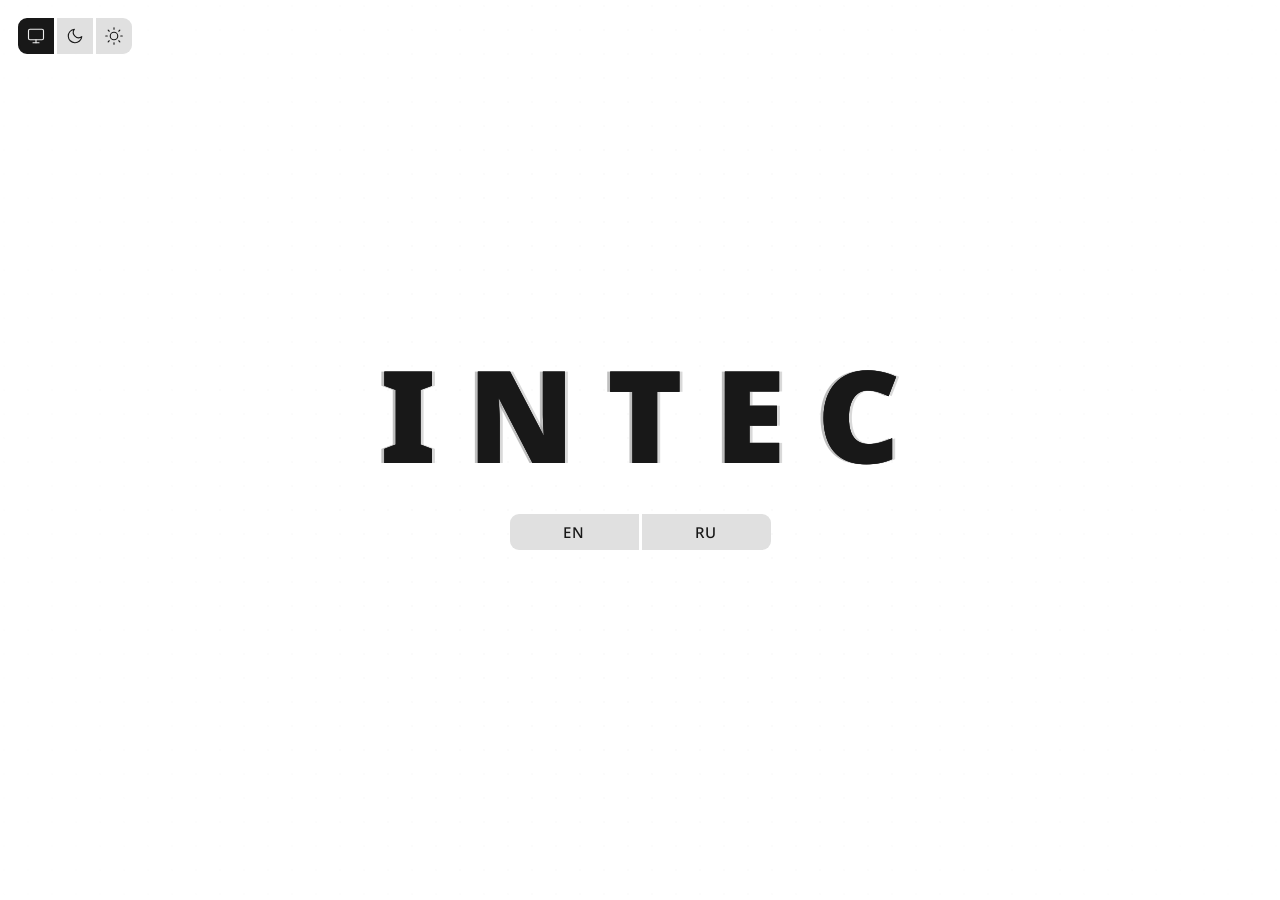
<file: index.html>
<!DOCTYPE html>
<html lang="en" data-theme="system">
<head>
    <meta name="google-site-verification" content="zHxlD_Y6Cj2VHCGGGrb6NyQDJspCPnvDUe4E4MUsRwk" />
    <meta charset="UTF-8">
    <!-- Жестко запрещаю масштабирование экрана пользователем. Это типа приложение, 
         так что никаких случайных зумов при двойном тапе >_< -->
    <meta name="viewport" content="width=device-width, initial-scale=1.0, maximum-scale=1.0, user-scalable=no">
    <title>Intec</title>
    
    <link rel="preconnect" href="https://fonts.googleapis.com">
    <link rel="preconnect" href="https://fonts.gstatic.com" crossorigin>
    <link href="https://fonts.googleapis.com/css2?family=Noto+Sans:wght@500;900&display=swap" rel="stylesheet">
    
    <style>
        /* ============================================================
           ПЕРЕМЕННЫЕ ЦВЕТОВЫХ ТЕМ (ИНВЕРСИЯ)
        ============================================================ */
        /* Храню цвета в CSS-переменных. Просто меняю атрибут data-theme на html, 
           и браузер сам все перекрашивает. Обрати внимание на --c-canvas - тут я 
           храню RGB значения без скобок, чтобы потом в JS удобно вставлять их 
           прямо в rgba() ╰(*°▽°*)╯ */
        :root {
            --c-bg: #000000;
            --c-bg-rgb: 0, 0, 0;
            --c-panel: #111111;
            --c-border: #1F1F1F;
            --c-text: #E7E7E7;
            --c-canvas: 180, 190, 205; /* Цвет точек в темной теме */
        }

        html[data-theme="light"] {
            --c-bg: #FFFFFF;
            --c-bg-rgb: 255, 255, 255;
            --c-panel: #EEEEEE;
            --c-border: #E0E0E0;
            --c-text: #181818;
            --c-canvas: 75, 65, 50; /* Строгая инверсия 180, 190, 205 */
        }

        /* МЕДЛЕННАЯ АНИМАЦИЯ (для смены тем) */
        body, .vignette, .gate-btn {
            transition: background-color 0.3s ease, color 0.3s ease, border-color 0.3s ease;
        }

        /* БЫСТРАЯ АНИМАЦИЯ (для ховеров) */
        .toggle-btn, .gate-btn {
            transition: background-color 0.1s ease, border-color 0.1s ease, color 0.1s ease;
        }
        svg { transition: stroke 0.1s ease, fill 0.1s ease; }

        /* ============================================================
           СБРОС СТИЛЕЙ И БАЗА
        ============================================================ */
        * { box-sizing: border-box; margin: 0; padding: 0; -webkit-tap-highlight-color: transparent; }
        *:focus {
            outline: none !important;
        }
        
        body, html {
            width: 100vw; height: 100vh; height: 100dvh;
            background: var(--c-bg); font-family: 'Noto Sans', sans-serif;
            font-weight: 500;
            overflow: hidden; user-select: none;
            display: flex; justify-content: center; align-items: center;
            /* ЖЕСТКО блокирую системные жесты браузера (типа свайпа для истории). 
               Иначе мультитач на канвасе будет дергать саму страницу X_X */
            touch-action: none; 
        }

        /* Канвас на заднем фоне */
        #intro-canvas {
            position: absolute; inset: 0; width: 100%; height: 100%;
            z-index: 1; pointer-events: none; opacity: 1;
            transition: opacity 0.8s ease;
        }

        /* Виньетка для глубины. Делает края темнее, чтобы интерфейс в центре 
           читался лучше. Опять же, чисто CSS, никаких картинок! */
        .vignette {
            position: absolute; inset: 0; z-index: 2; pointer-events: none;
            background: radial-gradient(circle at center, transparent 30%, rgba(var(--c-bg-rgb), 0.9) 100%);
        }

        /* ============================================================
           УГЛОВОЙ БЛОК НАСТРОЕК
        ============================================================ */
        .corner-settings { 
            position: absolute; top: 18px; left: 18px; z-index: 10; 
            transition: opacity 0.8s ease, transform 0.8s cubic-bezier(0.8, 0, 0.2, 1);
        }
        
        .toggle-block { display: flex; gap: 3px; }

        .toggle-btn {
            width: 36px; height: 36px; background: var(--c-border); border: 2px solid transparent;
            display: flex; justify-content: center; align-items: center; cursor: pointer; color: var(--c-text);
        }
        .toggle-btn svg { width: 18px; height: 18px; stroke: currentColor; fill: none; stroke-width: 1.5px; stroke-linecap: round; stroke-linejoin: round; }
        
        .toggle-block > *:first-child { border-top-left-radius: 9px; border-bottom-left-radius: 9px; }
        .toggle-block > *:last-child { border-top-right-radius: 9px; border-bottom-right-radius: 9px; }
        
        @media (hover: hover) { .toggle-btn:hover { border-color: var(--c-text); } }
        .toggle-btn.active, .toggle-btn:active { background: var(--c-text); color: var(--c-panel); border-color: var(--c-text); }

        /* ============================================================
           ЦЕНТРАЛЬНЫЙ БЛОК UI
        ============================================================ */
        .intro-container {
            position: relative; z-index: 5;
            display: flex; flex-direction: column; align-items: center; gap: 36px;
            transition: transform 0.8s cubic-bezier(0.8, 0, 0.2, 1), opacity 0.8s ease;
        }

        /* Глитч-логотип. Это просто магия CSS. Беру текст, дублирую его в ::before 
           и ::after через атрибут data-text. А потом анимирую свойство clip-path, 
           чтобы показывать только узкие полоски этих дубликатов, смещая их в стороны. 
           Никаких тяжелых гифок или JS! (⌐■_■) */
        .glitch-logo {
            font-size: clamp(4rem, 10vw, 12rem); font-weight: 900;
            text-transform: uppercase; letter-spacing: 0.25em;
            position: relative; color: var(--c-text); white-space: nowrap; 
            text-shadow: 0 0 20px rgba(var(--c-bg-rgb), 0.5);
            margin-left: 0.25em; line-height: 1;
        }
        
        .glitch-logo::before, .glitch-logo::after {
            content: attr(data-text); position: absolute; top: 0; left: 0;
            width: 100%; height: 100%; background: transparent; color: var(--c-text); 
            overflow: hidden; white-space: nowrap; 
        }
        
        .glitch-logo::before { text-shadow: -3px 0 rgba(128, 128, 128, 0.5); animation: glitch-anim-1 4s infinite linear alternate-reverse; }
        .glitch-logo::after { text-shadow: 3px 0 rgba(128, 128, 128, 0.3); animation: glitch-anim-2 5s infinite linear alternate-reverse; }

        @keyframes glitch-anim-1 {
            0%, 90% { clip-path: inset(100% 0 0 0); transform: translate(0); }
            92% { clip-path: inset(10% 0 60% 0); transform: translate(-4px, 2px); }
            94% { clip-path: inset(40% 0 20% 0); transform: translate(4px, -2px); }
            96% { clip-path: inset(80% 0 5% 0); transform: translate(-4px, 2px); }
            98%, 100% { clip-path: inset(100% 0 0 0); transform: translate(0); }
        }
        @keyframes glitch-anim-2 {
            0%, 85% { clip-path: inset(100% 0 0 0); transform: translate(0); }
            88% { clip-path: inset(20% 0 50% 0); transform: translate(4px, 2px); }
            92% { clip-path: inset(60% 0 10% 0); transform: translate(-4px, -2px); }
            95% { clip-path: inset(15% 0 70% 0); transform: translate(4px, 2px); }
            98%, 100% { clip-path: inset(100% 0 0 0); transform: translate(0); }
        }

        /* ============================================================
           ВХОДНЫЕ КНОПКИ (EN / RU)
        ============================================================ */
        .lang-gate { display: flex; width: 261px; height: 36px; gap: 3px; }

        .gate-btn {
            flex: 1; height: 100%; background: var(--c-border); border: 2px solid transparent;
            color: var(--c-text); font-size: 15px; font-family: 'Noto Sans', sans-serif;
            font-weight: 500; display: flex; align-items: center; justify-content: center;
            cursor: pointer; outline: none; letter-spacing: 0.05em;
        }

        .lang-gate > *:first-child { border-top-left-radius: 9px; border-bottom-left-radius: 9px; }
        .lang-gate > *:last-child { border-top-right-radius: 9px; border-bottom-right-radius: 9px; }

        @media (hover: hover) { .gate-btn:hover { border-color: var(--c-text); } }
        .gate-btn:active, .gate-btn.entering { background: var(--c-text); color: var(--c-panel); border-color: var(--c-text); }

        /* Состояние перехода (при клике). Тут все начинает уезжать и растворяться. */
        body.transitioning .intro-container { transform: scale(1.1); opacity: 0; }
        body.transitioning #intro-canvas { opacity: 0; transform: scale(1.05); transition: all 1.2s cubic-bezier(0.8, 0, 0.2, 1); }
        body.transitioning .corner-settings { transform: scale(0.9) translateY(-5px); opacity: 0; } 

        /* Мобильный адаптив */
        @media (max-width: 900px) {
            .corner-settings { top: 9px; left: 9px; }
            .toggle-block { gap: 1.5px; } .toggle-btn { width: 18px; height: 18px; border-width: 1px; }
            .toggle-btn svg { width: 9px; height: 9px; stroke-width: 1px; }
            .toggle-block > *:first-child { border-top-left-radius: 4.5px; border-bottom-left-radius: 4.5px; }
            .toggle-block > *:last-child { border-top-right-radius: 4.5px; border-bottom-right-radius: 4.5px; }
            
            .lang-gate { width: 130px; height: 18px; gap: 1.5px; }
            .gate-btn { font-size: 7px; border-width: 1px; }
            .lang-gate > *:first-child { border-top-left-radius: 4.5px; border-bottom-left-radius: 4.5px; }
            .lang-gate > *:last-child { border-top-right-radius: 4.5px; border-bottom-right-radius: 4.5px; }
        }
    </style>
    
    <!-- Тот самый костыль против моргания белого экрана при загрузке. -->
    <script>
        try {
            const savedTheme = localStorage.getItem('rl-theme') || 'system';
            const isLight = savedTheme === 'system' ? window.matchMedia('(prefers-color-scheme: light)').matches : savedTheme === 'light';
            if (isLight) document.documentElement.setAttribute('data-theme', 'light');
            else document.documentElement.removeAttribute('data-theme');
        } catch(e) {}
        
        // ============================================================
        // ВОССТАНОВЛЕНИЕ ПРИ СВАЙПЕ НАЗАД (BFCache)
        // ============================================================
        // Мой спасительный костыль для iOS и мобильных браузеров. Они агрессивно кешируют 
        // страницу (BFCache) прямо в тот момент, когда она уже стала прозрачной и отскейлилась 
        // из-за класса "transitioning". Если юзер нажмет "назад", он увидит пустой экран 0_0
        // Здесь я ловлю событие pageshow, мгновенно сношу класс перехода, вырубаю плавность 
        // анимации, форсирую перерисовку кадра браузером и возвращаю всё на место. Изи =)
        window.addEventListener('pageshow', (event) => {
            if (event.persisted) {
                const intro = document.querySelector('.intro-container');
                const cvs = document.getElementById('intro-canvas');
                const corner = document.querySelector('.corner-settings');
                const gateBtns = document.querySelectorAll('.gate-btn');
                
                // 1. Временно отключаю плавность анимации ВСЕМ элементам
                intro.style.transition = 'none';
                cvs.style.transition = 'none';
                if (corner) corner.style.transition = 'none';
                gateBtns.forEach(btn => btn.style.transition = 'none');
                
                // 2. Снимаю все классы (всё мгновенно станет видимым)
                document.body.classList.remove('transitioning');
                gateBtns.forEach(btn => btn.classList.remove('entering'));
                
                // 3. Форсирую перерисовку кадра браузером
                void document.body.offsetWidth;
                
                // 4. Возвращаю плавность обратно
                intro.style.transition = '';
                cvs.style.transition = '';
                if (corner) corner.style.transition = '';
                gateBtns.forEach(btn => btn.style.transition = '');
                
                // Перезапускаю фон
                if (isEntering) {
                    isEntering = false;
                    drawGrid();
                }
                
                // Сбрасываю координаты касаний
                mouseX = -1000; mouseY = -1000; activePointers = [];
            }
        });
    </script>
</head>
<body>

    <canvas id="intro-canvas"></canvas>
    <div class="vignette"></div>

    <div class="corner-settings">
        <div class="toggle-block theme-group">
            <div class="toggle-btn" data-theme-val="system"><svg viewBox="0 0 24 24"><rect x="2" y="3" width="20" height="14" rx="2" ry="2"/><line x1="8" y1="21" x2="16" y2="21"/><line x1="12" y1="17" x2="12" y2="21"/></svg></div>
            <div class="toggle-btn" data-theme-val="dark"><svg viewBox="0 0 24 24"><path d="M21 12.79A9 9 0 1 1 11.21 3 7 7 0 0 0 21 12.79z"/></svg></div>
            <div class="toggle-btn" data-theme-val="light"><svg viewBox="0 0 24 24"><circle cx="12" cy="12" r="5"/><line x1="12" y1="1" x2="12" y2="3"/><line x1="12" y1="21" x2="12" y2="23"/><line x1="4.22" y1="4.22" x2="5.64" y2="5.64"/><line x1="18.36" y1="18.36" x2="19.78" y2="19.78"/><line x1="1" y1="12" x2="3" y2="12"/><line x1="21" y1="12" x2="23" y2="12"/><line x1="4.22" y1="19.78" x2="5.64" y2="18.36"/><line x1="18.36" y1="5.64" x2="19.78" y2="4.22"/></svg></div>
        </div>
    </div>

    <div class="intro-container">
        <h1 class="glitch-logo" data-text="INTEC">INTEC</h1>
        <div class="lang-gate">
            <button class="gate-btn" data-lang-entry="en">EN</button>
            <button class="gate-btn" data-lang-entry="ru">RU</button>
        </div>
    </div>

    <script>
        // ============================================================
        // ТЕМЫ
        // ============================================================
        const rootTheme = document.documentElement;
        let currentCanvasColor = '180, 190, 205'; 
        const themeBtns = document.querySelectorAll('.theme-group .toggle-btn');
        const sysMedia = window.matchMedia('(prefers-color-scheme: light)');

        function applyTheme(themeVal) {
            let isLight = themeVal === 'system' ? sysMedia.matches : themeVal === 'light';
            if (isLight) rootTheme.setAttribute('data-theme', 'light'); else rootTheme.removeAttribute('data-theme');
            try { localStorage.setItem('rl-theme', themeVal); } catch(e) {}
            
            themeBtns.forEach(btn => {
                if (btn.getAttribute('data-theme-val') === themeVal) btn.classList.add('active'); 
                else btn.classList.remove('active');
            });
            setTimeout(() => { currentCanvasColor = getComputedStyle(rootTheme).getPropertyValue('--c-canvas').trim(); }, 50);
        }

        themeBtns.forEach(btn => btn.addEventListener('click', () => applyTheme(btn.getAttribute('data-theme-val'))));
        sysMedia.addEventListener('change', () => {
            let current = 'system';
            try { current = localStorage.getItem('rl-theme') || 'system'; } catch(e) {}
            if (current === 'system') applyTheme('system');
        });

        let savedTheme = 'system';
        try { savedTheme = localStorage.getItem('rl-theme') || 'system'; } catch(e) {}
        applyTheme(savedTheme);

        // ============================================================
        // ИНТЕРАКТИВНЫЙ КАНВАС (МУЛЬТИТАЧ)
        // ============================================================
        // Интерактивный фон с поддержкой мультитача! Храню координаты всех 
        // пальцев в массиве activePointers. Сколько бы юзер ни тыкал в экран, 
        // скрипт все переварит :)
        const canvas = document.getElementById('intro-canvas');
        const ctx = canvas.getContext('2d');
        let width, height;
        const spacing = 24; 
        
        let cols = 0, rows = 0;
        let isEntering = false;

        // Массив, в котором будут храниться координаты всех активных пальцев/мыши
        let activePointers = [];
        let lastTouchTime = 0;

        let influenceRadius = 200; 
        let baseDotRadius = 0.8;   
        let maxDotRadius = 3.2;    

        function initCanvas() {
            // Обязательно учитываю devicePixelRatio, иначе на Retina дисплеях 
            // канвас будет выглядеть как мыло X_X
            const dpr = window.devicePixelRatio || 1;
            width = window.innerWidth; height = window.innerHeight;
            canvas.width = width * dpr; canvas.height = height * dpr;
            ctx.scale(dpr, dpr);
            
            cols = Math.ceil(width / spacing) + 1;
            rows = Math.ceil(height / spacing) + 1;

            if (width <= 900) {
                influenceRadius = 100;
                baseDotRadius = 0.5;
                maxDotRadius = 1.5;
            } else {
                influenceRadius = 200;
                baseDotRadius = 0.8;
                maxDotRadius = 3.2;
            }
        }

        window.addEventListener('resize', initCanvas);

        // Функция обновления списка координат (для мультитача)
        function updateTouches(e) {
            lastTouchTime = Date.now();
            activePointers = Array.from(e.touches).map(t => ({ x: t.clientX, y: t.clientY }));
        }

        // --- СОБЫТИЯ КАСАНИЯ (СЕНСОРНЫЕ ЭКРАНЫ) ---
        window.addEventListener('touchstart', updateTouches, { passive: true });
        window.addEventListener('touchmove', updateTouches, { passive: true });
        window.addEventListener('touchend', updateTouches); 
        window.addEventListener('touchcancel', updateTouches); 

        // --- СОБЫТИЯ МЫШИ (ПК) ---
        window.addEventListener('mousemove', (e) => { 
            // Отключаю мышь на полсекунды после тача, чтобы события не перебивали друг друга
            if (Date.now() - lastTouchTime < 500) return;
            activePointers = [{ x: e.clientX, y: e.clientY }];
        });
        window.addEventListener('mouseout', () => { activePointers = []; });

        initCanvas();

        function drawGrid() {
            ctx.clearRect(0, 0, width, height);
            
            for (let c = 0; c < cols; c++) {
                for (let r = 0; r < rows; r++) {
                    let x = c * spacing + (width % spacing) / 2;
                    let y = r * spacing + (height % spacing) / 2;
                    
                    let maxInfluence = 0;

                    // В цикле проверяю расстояние от каждой точки сетки до ВСЕХ пальцев. 
                    // Нахожу самое сильное влияние (ближайший палец). Математика простая, 
                    // работает как часы =)
                    for (let i = 0; i < activePointers.length; i++) {
                        let dx = activePointers[i].x - x;
                        let dy = activePointers[i].y - y;
                        let dist = Math.sqrt(dx*dx + dy*dy);
                        
                        let influence = Math.max(0, 1 - dist / influenceRadius);
                        if (influence > maxInfluence) {
                            maxInfluence = influence;
                        }
                    }
                    
                    let intensity = maxInfluence * maxInfluence * (3 - 2 * maxInfluence);
                    
                    let radius = baseDotRadius + intensity * maxDotRadius; 
                    let alpha = 0.05 + intensity * 0.95; 

                    ctx.fillStyle = `rgba(${currentCanvasColor}, ${alpha})`;
                    ctx.beginPath(); 
                    ctx.arc(x, y, radius, 0, Math.PI * 2); 
                    ctx.fill();
                }
            }
            
            // Если мы уже нажали кнопку и улетаем - торможу анимацию канваса, 
            // чтобы не жрать ресурсы во время перехода.
            if (!isEntering) {
                requestAnimationFrame(drawGrid);
            }
        }
        drawGrid();

        // ============================================================
        // ЛОГИКА ВХОДА
        // ============================================================
        const gateBtns = document.querySelectorAll('.gate-btn');

        gateBtns.forEach(btn => {
            btn.addEventListener('click', () => {
                if (isEntering) return;
                isEntering = true;
                
                btn.classList.add('entering');
                
                // Записываю язык в локалсторадж, чтобы на странице hub.html 
                // сразу подхватился правильный.
                const lang = btn.getAttribute('data-lang-entry');
                try { localStorage.setItem('rl-lang', lang); } catch(e) {}
                
                // А вот и мой флажок для красивого фейда на следующей странице!
                try { sessionStorage.setItem('fromIntro', 'true'); } catch(e) {}

                // Запускаю класс анимации ухода в CSS
                document.body.classList.add('transitioning');

                setTimeout(() => {
                    window.location.href = 'hub.html#rl'; 
                }, 800);
            });
        });
    </script>
</body>
</html>
</file>
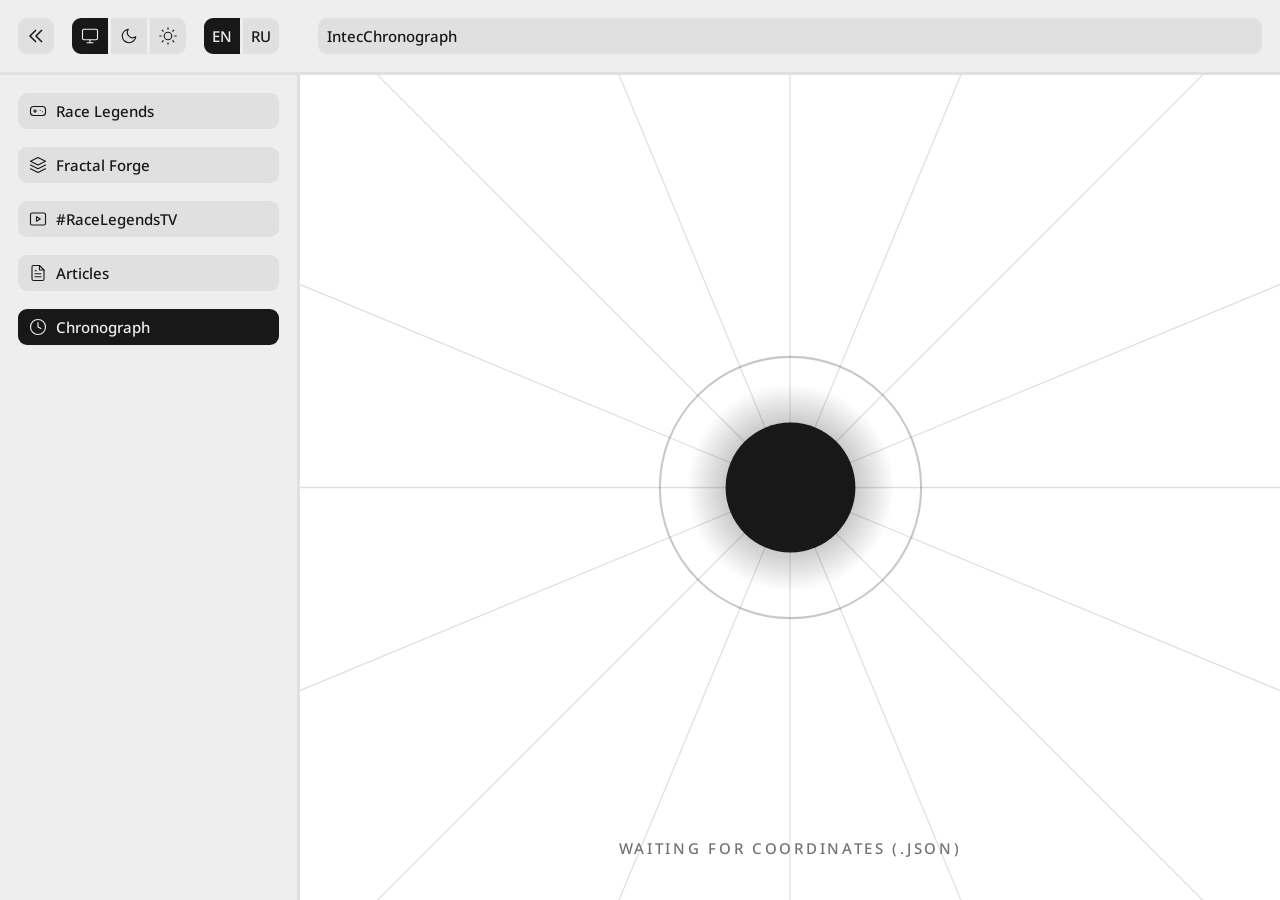
<file: chronograph.html>
<!DOCTYPE html>
<html lang="en" data-theme="system">
<head>
    <meta charset="UTF-8">
    <meta name="viewport" content="width=device-width, initial-scale=1.0">
    <title>Intec | Chronograph</title>
    <link rel="preconnect" href="https://fonts.googleapis.com">
    <link rel="preconnect" href="https://fonts.gstatic.com" crossorigin>
    <link href="https://fonts.googleapis.com/css2?family=Noto+Sans:wght@500;900&display=swap" rel="stylesheet">
    <style>
        /* ============================================================
           ПЕРЕМЕННЫЕ ЦВЕТОВЫХ ТЕМ (ИНВЕРСИЯ)
        ============================================================ */
        /* Тут лежат цвета для тем. Я сделал все через CSS-переменные, чтобы 
           инвертировать цвета всей страницы за миллисекунду, просто поменяв 
           атрибут на html. Дешево и сердито ╰(*°▽°*)╯ */
        :root {
            --c-bg: #000000;
            --c-bg-rgb: 0, 0, 0;
            --c-panel: #111111;
            --c-border: #1F1F1F;
            --c-text: #E7E7E7;
            --c-sub: #8C8C8C;
        }

        html[data-theme="light"] {
            --c-bg: #FFFFFF;
            --c-bg-rgb: 255, 255, 255;
            --c-panel: #EEEEEE;
            --c-border: #E0E0E0;
            --c-text: #181818;
            --c-sub: #737373;
        }

        /* МЕДЛЕННАЯ АНИМАЦИЯ */
        /* Разделил анимации смены темы на две группы. Медленные - для фонов и панелей. */
        body, .top-bar, .sidebar, .main-area, .inspector-panel, .inspector-body, .v-track, .h-track {
            transition: background-color 0.3s ease, border-color 0.3s ease, color 0.3s ease;
        }

        /* БЫСТРАЯ АНИМАЦИЯ */
        /* А это быстрые - для кнопок и интерактива. Если все будет анимироваться 
           одинаково медленно, UI будет ощущаться как желе, а мне нужна отзывчивость (⌐■_■) */
        .nav-btn, .back-btn, .toggle-btn, .h-thumb, .v-thumb {
            transition: background-color 0.1s ease, border-color 0.1s ease, color 0.1s ease;
        }
        svg { transition: stroke 0.1s ease, fill 0.1s ease; }

        /* ============================================================
           СИСТЕМА ЛОКАЛИЗАЦИИ
        ============================================================ */
        /* Моя гордость - локализация чисто на CSS. Никаких тяжелых JS-перерисовок. 
           Просто прячу ненужные элементы через display: none в зависимости от атрибута lang. 
           Ноль нагрузки на процессор! B-) */
        html[lang="en"] [data-lang="ru"] { display: none !important; }
        html[lang="ru"] [data-lang="en"] { display: none !important; }

        /* ============================================================
           СБРОС СТИЛЕЙ И БАЗА
        ============================================================ */
        /* Делаю overflow: hidden и блокирую выделение текста, потому что это типа 
           desktop-приложение в браузере, а не просто страничка для чтения. */
        * { box-sizing: border-box; margin: 0; padding: 0; -webkit-tap-highlight-color: transparent; }
        *:focus {
            outline: none !important;
        }
        
        body, html {
            width: 100vw; height: 100vh; height: 100dvh; 
            background: var(--c-bg); font-family: 'Noto Sans', sans-serif;
            overflow: hidden; user-select: none;
            display: flex; flex-direction: column; touch-action: none; 
        }

        a { text-decoration: none; color: inherit; }

        /* ============================================================
           ВЕРХНЯЯ ПАНЕЛЬ И КНОПКИ
        ============================================================ */
        .top-bar { height: 75px; background: var(--c-panel); border-bottom: 3px solid var(--c-border); display: flex; align-items: center; padding: 18px; width: 100%; flex-shrink: 0; z-index: 10; }
        
        .back-btn { width: 36px; height: 36px; background: var(--c-border); border-radius: 9px; margin-right: 18px; display: flex; justify-content: center; align-items: center; cursor: pointer; border: 2px solid transparent; flex-shrink: 0; }
        .back-btn svg { width: 18px; height: 18px; stroke: var(--c-text); fill: none; stroke-width: 1.5px; stroke-linecap: butt; stroke-linejoin: miter; }
        @media (hover: hover) { .back-btn:hover { border-color: var(--c-text); } }
        .back-btn:active { background: var(--c-text); } .back-btn:active svg { stroke: var(--c-panel); }
        
        .settings-group { display: flex; align-items: center; gap: 18px; margin-right: 39px; flex-shrink: 0; }
        .toggle-block { display: flex; gap: 3px; }
        .toggle-btn { width: 36px; height: 36px; background: var(--c-border); border: 2px solid transparent; display: flex; justify-content: center; align-items: center; cursor: pointer; color: var(--c-text); }
        .toggle-btn svg { width: 18px; height: 18px; stroke: currentColor; fill: none; stroke-width: 1.5px; stroke-linecap: round; stroke-linejoin: round; }
        .toggle-btn.text-btn { font-size: 15px; font-weight: 500; line-height: 1; }
        .toggle-block > *:first-child { border-top-left-radius: 9px; border-bottom-left-radius: 9px; }
        .toggle-block > *:last-child { border-top-right-radius: 9px; border-bottom-right-radius: 9px; }
        @media (hover: hover) { .toggle-btn:hover { border-color: var(--c-text); } }
        .toggle-btn.active, .toggle-btn:active { background: var(--c-text); color: var(--c-panel); border-color: var(--c-text); }
        .toggle-btn:active svg, .toggle-btn.active svg { stroke: var(--c-panel); }

        .breadcrumbs { flex-grow: 1; height: 36px; background: var(--c-border); border-radius: 9px; display: flex; align-items: center; padding: 0 9px; min-width: 0; }
        .bc-text { color: var(--c-text); font-size: 15px; font-weight: 500; display: block; white-space: nowrap; overflow: hidden; text-overflow: ellipsis; line-height: normal; padding: 3px 0; }
        .bc-icon { width: 18px; height: 18px; margin: 0 6px; stroke: var(--c-text); fill: none; stroke-width: 1.5px; flex-shrink: 0; }

        /* ============================================================
           БОКОВАЯ ПАНЕЛЬ И ОСНОВНАЯ ЗОНА
        ============================================================ */
        .content-wrapper { display: flex; flex-grow: 1; width: 100%; overflow: hidden; }
        .sidebar { width: 300px; height: 100%; background: var(--c-panel); border-right: 3px solid var(--c-border); flex-shrink: 0; z-index: 5; }
        .sidebar-nav { display: flex; flex-direction: column; gap: 18px; padding: 18px; }
        .nav-btn { width: 100%; height: 36px; background: var(--c-border); border-radius: 9px; display: flex; align-items: center; padding: 0 9px; cursor: pointer; border: 2px solid transparent; color: var(--c-text); text-decoration: none; }
        .nav-btn .nav-icon { width: 18px; height: 18px; margin-right: 9px; stroke: currentColor; fill: none; stroke-width: 1.5px; stroke-linecap: round; stroke-linejoin: round; flex-shrink: 0; }
        .nav-btn span { font-size: 15px; font-weight: 500; white-space: nowrap; line-height: normal; padding: 3px 0; }
        @media (hover: hover) { .nav-btn:hover { border-color: var(--c-text); } }
        .nav-btn:active, .nav-btn.active { background: var(--c-text); color: var(--c-panel); }

        .main-area { flex-grow: 1; background: var(--c-bg); position: relative; overflow: hidden; touch-action: none; }

        /* ============================================================
           CHRONOGRAPH: PAGE 1 (MULTIVERSE LANDING)
        ============================================================ */
        /* Тут лежат канвасы для первой страницы с линиями вселенных и варп-прыжком.
           Обязательно юзаю will-change: transform, это реально спасает FPS при 
           скейле сцены во время анимации прыжка 0_0 */
        .chrono-page { position: absolute; inset: 0; width: 100%; height: 100%; }
        
        #page1 {
            z-index: 200; display: flex; flex-direction: column;
            align-items: center; justify-content: center; transform-origin: 50% 50%;
        }

        #mv-canvas, #warp-canvas {
            position: absolute; inset: 0; width: 100%; height: 100%;
            pointer-events: none; transform-origin: 50% 50%; will-change: transform;
        }
        #warp-canvas { opacity: 0; z-index: 100; }

        #p1-circle {
            position: relative; z-index: 2;
            width: clamp(160px, 25vh, 240px); height: clamp(160px, 25vh, 240px);
            cursor: pointer; transition: transform 0.2s ease; will-change: transform;
        }
        #p1-circle:hover { transform: scale(1.04); }
        #p1-circle:active { transform: scale(0.97); }
        #page1.animating #p1-circle { pointer-events: none; }
        
        /* ПЕРЕОПРЕДЕЛЕНИЕ ЦВЕТОВ ПРИ СИСТЕМНОЙ ОШИБКЕ */
        /* Если юзер скормил кривой JSON - перекрашиваю глобальные переменные 
           конкретно для этого блока. Все краснеет! */
        #page1.error {
            --c-text: #E53935 !important;
            --c-sub: #B71C1C !important;
        }
        
        #p1-circle svg { width: 100%; height: 100%; overflow: visible; }

        #p1-status {
            position: absolute; bottom: 42px; left: 0; right: 0; text-align: center;
            color: var(--c-sub); font-size: 15px; font-weight: 500; letter-spacing: 0.18em;
            transition: color 0.4s ease, opacity 0.4s ease; z-index: 3;
            pointer-events: none;
        }

        #flash {
            position: absolute; inset: 0; z-index: 1000;
            background: var(--c-text); opacity: 0; pointer-events: none; transition: opacity 0.3s ease;
        }

        /* Тряска экрана для эффектов. Дешевая CSS анимация */
        @keyframes shake {
            0%,100% { transform: translate(0,0); }
            10% { transform: translate(-5px,-2px); } 20% { transform: translate(6px, 3px); }
            30% { transform: translate(-4px, 2px); } 40% { transform: translate(6px,-3px); }
            50% { transform: translate(-5px, 3px); } 60% { transform: translate(4px,-2px); }
            70% { transform: translate(-6px, 2px); } 80% { transform: translate(5px, 3px); }
            90% { transform: translate(-4px,-2px); }
        }

        /* ============================================================
           CHRONOGRAPH: PAGE 2 (TIMELINE APP)
        ============================================================ */
        #page2 {
            display: none; flex-direction: column; z-index: 150;
            opacity: 0; transition: opacity 0.5s ease;
        }
        #page2.visible { display: flex; }
        #page2.fade-in { opacity: 1; }

        /* Вторая страница. Тут таймлайн рисуется векторно прямо в SVG. 
           Никакого тяжелого канваса для графов, браузер сам отлично рендерит векторы. */
        .canvas-container {
            flex-grow: 1; position: relative; overflow: hidden;
            background: transparent; cursor: grab;
        }
        .canvas-container:active { cursor: grabbing; }
        .canvas-svg { height: 100%; display: block; }

        .timeline-line { stroke: var(--c-text); stroke-width: 3; fill: none; }
        .timeline-line, .canvas-svg line, .canvas-svg polyline {
            stroke-linecap: round;
            stroke-linejoin: round;
        }
        
        /* Круги, ромбы, квадраты. Они пульсируют через обычные CSS keyframes. 
           Дешевле для видеокарты просто не придумать! =D */
        .node { cursor: pointer; }
        .node-shape { fill: var(--c-bg); stroke: var(--c-text); stroke-width: 3; transition: all 0.2s; }
        .node-hover-ring { fill: none; stroke: transparent; stroke-width: 1.5; transition: stroke 0.2s; }
        .node:hover .node-hover-ring { stroke: var(--c-text); }
        .node.active .node-hover-ring { display: none !important; }
        .node.active .node-shape { fill: var(--c-text); }
        
        .node-wave, .node-wave-diamond, .node-wave-square { fill: var(--c-text); opacity: 0; }
        .node.active .node-wave { animation: nodeRipple 2s infinite ease-out; }
        .node.active .node-wave-diamond { animation: diamondRipple 2s infinite ease-out; }
        .node.active .node-wave-square { animation: squareRipple 2s infinite ease-out; }
        
        @keyframes nodeRipple { 0% { r: 18px; opacity: .4; } 100% { r: 60px; opacity: 0; } }
        @keyframes diamondRipple { 0% { transform: scale(1); opacity: .4; } 100% { transform: scale(3.333); opacity: 0; } }
        @keyframes squareRipple { 0% { transform: scale(1); opacity: .4; } 100% { transform: scale(3.333); opacity: 0; } }
        
        .svg-text, .svg-date, .svg-branch-label { pointer-events: none; }
        
        .svg-text { fill: var(--c-text); text-anchor: middle; font-family: 'Noto Sans'; font-size: 21px; font-weight: 500; }
        .svg-date { fill: var(--c-sub); text-anchor: middle; font-family: 'Noto Sans'; font-size: 21px; font-weight: 500; }
        .svg-branch-label { fill: var(--c-sub); font-family: 'Noto Sans'; font-size: 15px; font-weight: 500; }

        /* INSPECTOR */
        .inspector-clip { 
            position: absolute; right: 30px; top: 18px; bottom: 39px; 
            width: 615px; overflow: hidden; z-index: 20; touch-action: none;
        }
        
        .inspector-panel { position: relative; width: 100%; min-height: 100%; display: flex; flex-direction: column; will-change: transform; }
        .inspector-header { height: 144px; background: var(--c-text); border: 3px solid var(--c-border); border-bottom: none; border-radius: 18px 18px 0 0; padding: 18px; display: flex; flex-direction: column; justify-content: center; flex-shrink: 0; }
        .inspector-header .title { color: var(--c-bg); font-size: 42px; font-weight: 900; line-height: 1.1; margin-bottom: 6px; }
        .inspector-header .date { color: var(--c-bg); font-size: 21px; font-weight: 500; }
        .inspector-body { background: var(--c-panel); border: 3px solid var(--c-border); border-radius: 0 0 18px 18px; flex-grow: 1; padding: 18px; }
        .inspector-text-content { color: var(--c-sub); font-size: 21px; font-weight: 500; line-height: 1.4; text-align: justify; }
        .inspector-text-content .highlight { color: var(--c-text); }
        
        .inspector-grad-bottom, .inspector-grad-top { position: absolute; left: 0; right: 0; height: 30px; pointer-events: none; opacity: 0; transition: opacity .25s; z-index: 5; }
        .inspector-grad-bottom { bottom: 0; background: linear-gradient(to bottom, rgba(var(--c-bg-rgb),0) 0%, rgba(var(--c-bg-rgb),1) 100%); }
        .inspector-grad-top { top: 0; background: linear-gradient(to bottom, rgba(var(--c-bg-rgb),1) 0%, rgba(var(--c-bg-rgb),0) 100%); }

        /* SLIDERS */
        .h-slider-container { height: 21px; padding: 0 18px 18px; background: transparent; width: 100%; flex-shrink: 0; z-index: 25; }
        .h-track, .v-track { background: var(--c-border); position: relative; border-radius: 0; }
        .h-thumb, .v-thumb { background: var(--c-text); position: absolute; border-radius: 0; cursor: grab; }
        .h-thumb:active, .v-thumb:active { cursor: grabbing; }
        .h-track { width: 100%; height: 3px; } .h-thumb { height: 3px; top: 0; left: 0; }
        
        .v-slider-container { position: absolute; right: 18px; top: 18px; bottom: 39px; width: 3px; z-index: 25; }
        .v-track { width: 3px; height: 100%; } .v-thumb { width: 3px; top: 0; left: 0; }
        .v-thumb::after, .h-thumb::after { content: ''; position: absolute; top: -15px; bottom: -15px; left: -15px; right: -15px; }

        /* ============================================================
           БЛОКИРОВКА ХРОНОГРАФА (ДЛЯ ТЕЛЕФОНОВ И ПОРТРЕТА)
        ============================================================ */
        .mobile-blocker {
            display: none; 
            flex-direction: column; align-items: center; justify-content: center; 
            position: absolute; inset: 0; z-index: 10000; 
            background: var(--c-bg); color: var(--c-sub); 
            text-align: center; padding: 18px; gap: 18px;
        }
        .mobile-blocker svg {
            width: 48px; height: 48px; stroke: var(--c-text); fill: none; stroke-width: 1.5px; stroke-linecap: round; stroke-linejoin: round;
        }
        .mobile-blocker .mb-text {
            font-size: 15px; font-weight: 500; line-height: 1.4; max-width: 300px;
        }

        /* ЕСЛИ ЭТО ТЕЛЕФОН ИЛИ ЛЮБОЙ ЭКРАН В ВЕРТИКАЛЬНОМ ПОЛОЖЕНИИ - ПРЯЧЕМ ХРОНОГРАФ */
        /* Таймлайн слишком огромный, чтобы пытаться впихнуть его в мобилу, 
           так что тупо прячу интерфейс и показываю заглушку X_X */
        @media (max-width: 900px), (orientation: portrait) {
            #page1, #page2, #flash { display: none !important; }
            .mobile-blocker { display: flex !important; }
        }

        /* ============================================================
           МОБИЛЬНЫЙ АДАПТИВ ОБОЛОЧКИ (ИЗ ФАЙЛА FF/RL)
        ============================================================ */
        @media (max-width: 900px) {
            .top-bar { height: 37.5px; padding: 9px; border-bottom-width: 1.5px; }
            .back-btn { width: 18px; height: 18px; border-radius: 4.5px; margin-right: 9px; border-width: 1px; }
            .back-btn svg { width: 9px; height: 9px; stroke-width: 1px; }
            
            .settings-group { gap: 9px; margin-right: 19.5px; }
            .toggle-block { gap: 1.5px; }
            .toggle-btn { width: 18px; height: 18px; border-width: 1px; }
            .toggle-btn svg { width: 9px; height: 9px; stroke-width: 1px; }
            .toggle-btn.text-btn { font-size: 7px; }
            .toggle-block > *:first-child { border-top-left-radius: 4.5px; border-bottom-left-radius: 4.5px; }
            .toggle-block > *:last-child { border-top-right-radius: 4.5px; border-bottom-right-radius: 4.5px; }

            .breadcrumbs { height: 18px; border-radius: 4.5px; padding: 0 4.5px; }
            .bc-text { font-size: 7px; padding: 1px 0; }
            .bc-icon { width: 9px; height: 9px; margin: 0 3px; stroke-width: 1px; }

            .sidebar { width: 150px; border-right-width: 1.5px; }
            .sidebar-nav { gap: 9px; padding: 9px; }
            .nav-btn { height: 18px; border-radius: 4.5px; padding: 0 4.5px; border-width: 1px; }
            .nav-btn .nav-icon { width: 9px; height: 9px; margin-right: 4.5px; stroke-width: 1px; }
            .nav-btn span { font-size: 7px; padding: 1px 0; }
        }

        /* В ПОРТРЕТНОМ РЕЖИМЕ СВОРАЧИВАЕМ САЙДБАР ДО ИКОНОК */
        @media (max-width: 900px) and (orientation: portrait) {
            .back-btn { margin-right: 19.5px; } 
            .settings-group { gap: 9px; margin-right: 9px; } 

            .sidebar { width: auto; }
            .sidebar .nav-btn { width: 18px; padding: 0; justify-content: center; }
            .sidebar .nav-btn .nav-icon { margin-right: 0; }
            .sidebar .nav-btn span { display: none; }
        }
        /* ============================================================
           ФИКСЫ ДЛЯ СВЕТЛОЙ ТЕМЫ
        ============================================================ */
        html[data-theme="light"] .inspector-text-content .highlight {
            font-weight: 600; 
        }
    </style>
    <!-- Этот скрипт в head - спасительный костыль. Он блокирует рендер на миллисекунду, 
         чтобы применить правильную тему ДО первой отрисовки. Иначе при загрузке 
         была бы уродливая белая вспышка на темной теме >_< -->
    <script>
        try {
            const savedTheme = localStorage.getItem('rl-theme') || 'system';
            const isLight = savedTheme === 'system' ? window.matchMedia('(prefers-color-scheme: light)').matches : savedTheme === 'light';
            if (isLight) document.documentElement.setAttribute('data-theme', 'light');
            else document.documentElement.removeAttribute('data-theme');
        } catch(e) {}
    </script>
</head>
<body>

    <header class="top-bar">
        <div class="back-btn" id="globalBackBtn"><svg viewBox="0 0 18 18"><path d="M 9 3 L 3 9 L 9 15 M 15 3 L 9 9 L 15 15"/></svg></div>
        
        <div class="settings-group">
            <div class="toggle-block theme-group">
                <div class="toggle-btn" data-theme-val="system"><svg viewBox="0 0 24 24"><rect x="2" y="3" width="20" height="14" rx="2" ry="2"/><line x1="8" y1="21" x2="16" y2="21"/><line x1="12" y1="17" x2="12" y2="21"/></svg></div>
                <div class="toggle-btn" data-theme-val="dark"><svg viewBox="0 0 24 24"><path d="M21 12.79A9 9 0 1 1 11.21 3 7 7 0 0 0 21 12.79z"/></svg></div>
                <div class="toggle-btn" data-theme-val="light"><svg viewBox="0 0 24 24"><circle cx="12" cy="12" r="5"/><line x1="12" y1="1" x2="12" y2="3"/><line x1="12" y1="21" x2="12" y2="23"/><line x1="4.22" y1="4.22" x2="5.64" y2="5.64"/><line x1="18.36" y1="18.36" x2="19.78" y2="19.78"/><line x1="1" y1="12" x2="3" y2="12"/><line x1="21" y1="12" x2="23" y2="12"/><line x1="4.22" y1="19.78" x2="5.64" y2="18.36"/><line x1="18.36" y1="5.64" x2="19.78" y2="4.22"/></svg></div>
            </div>
            <div class="toggle-block lang-group">
                <div class="toggle-btn text-btn" data-lang-val="en">EN</div>
                <div class="toggle-btn text-btn" data-lang-val="ru">RU</div>
            </div>
        </div>

        <div class="breadcrumbs">
            <span class="bc-text" id="bcFirst">Intec</span>
            <svg class="bc-icon" id="bcSeparator" viewBox="0 0 18 18" style="display: none;"><path d="M 6 3 L 12 9 L 6 15"/></svg>
            <span class="bc-text" data-lang="en">Chronograph</span>
            <span class="bc-text" data-lang="ru">Хронограф</span>
            <svg class="bc-icon" id="bcSeparator2" viewBox="0 0 18 18" style="display: none;"><path d="M 6 3 L 12 9 L 6 15"/></svg>
            <span class="bc-text" id="bcStoryName" style="display: none;"></span>
        </div>
    </header>

    <div class="content-wrapper">
        <aside class="sidebar">
            <div class="sidebar-nav">
                <!-- ТЕПЕРЬ ЭТО РАБОЧИЕ ССЫЛКИ -->
                <a href="hub.html#rl" class="nav-btn"><svg class="nav-icon" viewBox="0 0 24 24"><rect x="2" y="6" width="20" height="12" rx="4"/><path d="M6 12h4M8 10v4M15 11h.01M18 13h.01"/></svg><span>Race Legends</span></a>
                <a href="hub.html#ff" class="nav-btn"><svg class="nav-icon" viewBox="0 0 24 24"><polygon points="12 2 2 7 12 12 22 7 12 2"/><polyline points="2 12 12 17 22 12"/><polyline points="2 17 12 22 22 17"/></svg><span>Fractal Forge</span></a>
                <a href="hub.html#rltv" class="nav-btn"><svg class="nav-icon" viewBox="0 0 24 24"><rect x="2" y="4" width="20" height="16" rx="2" ry="2"/><polygon points="10 9 15 12 10 15 10 9"/></svg><span>#RaceLegendsTV</span></a>
                <a href="hub.html#patchnotes" class="nav-btn"><svg class="nav-icon" viewBox="0 0 24 24"><path d="M14 2H6a2 2 0 0 0-2 2v16a2 2 0 0 0 2 2h12a2 2 0 0 0 2-2V8z"/><path d="M14 2v6h6"/><line x1="16" y1="13" x2="8" y2="13"/><line x1="16" y1="17" x2="8" y2="17"/><line x1="10" y1="9" x2="8" y2="9"/></svg><span data-lang="en">Articles</span><span data-lang="ru">Статьи</span></a>
                <div class="nav-btn active"><svg class="nav-icon" viewBox="0 0 24 24"><circle cx="12" cy="12" r="10"/><polyline points="12 6 12 12 16 14"/></svg><span data-lang="en">Chronograph</span><span data-lang="ru">Хронограф</span></div>
            </div>
        </aside>

        <main class="main-area" id="mainArea">
            
            <div class="mobile-blocker">
                <svg viewBox="0 0 24 24"><rect x="2" y="3" width="20" height="14" rx="2" ry="2"/><line x1="8" y1="21" x2="16" y2="21"/><line x1="12" y1="17" x2="12" y2="21"/></svg>
                <div class="mb-text">
                    <span data-lang="en">Chronograph requires more space and is only available on desktop screens.</span>
                    <span data-lang="ru">Хронограф требует больше пространства и доступен только на экранах ПК.</span>
                </div>
            </div>

            <div id="flash"></div>
            
            <div id="page1" class="chrono-page">
                <input type="file" id="fileInput" accept=".json" style="display:none">
                
                <canvas id="mv-canvas"></canvas>
                <canvas id="warp-canvas"></canvas>
                
                <div id="p1-circle">
                    <svg viewBox="-130 -130 260 260">
                        <defs>
                            <radialGradient id="p1-glow" cx="50%" cy="50%" r="50%">
                                <stop offset="0%" stop-color="var(--c-text)" stop-opacity="0.6"/>
                                <stop offset="100%" stop-color="var(--c-text)" stop-opacity="0"/>
                            </radialGradient>
                        </defs>
                        <circle r="120" fill="url(#p1-glow)"/>
                        <circle r="75" fill="none" stroke="var(--c-text)" stroke-width="2.4" opacity="0">
                            <animate attributeName="r" values="75;260" dur="2.8s" repeatCount="indefinite"/>
                            <animate attributeName="opacity" values="0.4;0" dur="2.8s" repeatCount="indefinite"/>
                        </circle>
                        <circle r="75" fill="none" stroke="var(--c-sub)" stroke-width="1.5" opacity="0">
                            <animate attributeName="r" values="75;260" dur="2.8s" begin="1.4s" repeatCount="indefinite"/>
                            <animate attributeName="opacity" values="0.25;0" dur="2.8s" begin="1.4s" repeatCount="indefinite"/>
                        </circle>
                        <circle r="75" fill="var(--c-text)"/>
                    </svg>
                </div>
                <div id="p1-status">
                    <span data-lang="en">WAITING FOR COORDINATES (.JSON)</span>
                    <span data-lang="ru">ОЖИДАНИЕ КООРДИНАТ (.JSON)</span>
                </div>
            </div>

            <div id="page2" class="chrono-page">
                <div class="canvas-container" id="canvasContainer">
                    <svg class="canvas-svg" id="canvasSvg" viewBox="0 0 3600 984" preserveAspectRatio="xMinYMid slice"></svg>
                </div>
                
                <div class="inspector-clip" id="inspectorClip">
                    <aside class="inspector-panel" id="inspectorPanel">
                        <div class="inspector-header">
                            <div class="title" id="inspTitle">-</div>
                            <div class="date"  id="inspDate">-</div>
                        </div>
                        <div class="inspector-body">
                            <div class="inspector-text-content" id="inspDesc"></div>
                        </div>
                    </aside>
                    <div class="inspector-grad-bottom" id="inspGradBottom"></div>
                    <div class="inspector-grad-top"    id="inspGradTop"></div>
                </div>
                
                <div class="v-slider-container">
                    <div class="v-track" id="vTrack"><div class="v-thumb" id="vThumb"></div></div>
                </div>
                <div class="h-slider-container">
                    <div class="h-track" id="hTrack"><div class="h-thumb" id="hThumb"></div></div>
                </div>
            </div>
        </main>
    </div>

    <script>
        const rootTheme = document.documentElement;
        const sysMedia = window.matchMedia('(prefers-color-scheme: light)');
        const themeBtns = document.querySelectorAll('.theme-group .toggle-btn');
        const langBtns = document.querySelectorAll('.lang-group .toggle-btn');
        
        const bcFirst = document.getElementById('bcFirst');
        const bcSeparator = document.getElementById('bcSeparator');
        const bcStoryName = document.getElementById('bcStoryName');
        const bcSeparator2 = document.getElementById('bcSeparator2');
        
        const mainArea = document.getElementById('mainArea');
        const page1 = document.getElementById('page1');
        const page2 = document.getElementById('page2');
        const p1Circ = document.getElementById('p1-circle');
        const p1Stat = document.getElementById('p1-status');
        const flash = document.getElementById('flash');
        const fileInput = document.getElementById('fileInput');
        const globalBackBtn = document.getElementById('globalBackBtn');
        
        const mvCanvas = document.getElementById('mv-canvas');
        const mvCtx = mvCanvas.getContext('2d');
        const warpCanvas = document.getElementById('warp-canvas');
        const warpCtx = warpCanvas.getContext('2d');
        
        const canvasContainer = document.getElementById('canvasContainer');
        const canvasSvg = document.getElementById('canvasSvg');
        const inspectorClip = document.getElementById('inspectorClip');
        const inspectorPanel = document.getElementById('inspectorPanel');
        const inspGradBottom = document.getElementById('inspGradBottom');
        const inspGradTop = document.getElementById('inspGradTop');
        const hTrack = document.getElementById('hTrack');
        const hThumb = document.getElementById('hThumb');
        const vTrack = document.getElementById('vTrack');
        const vThumb = document.getElementById('vThumb');

        let currentLang = 'en';
        let currentBorderColor = '#1F1F1F';
        let currentTextColor = '#E7E7E7';
        
        let isAnimating = false;
        let animTimers = [];
        let panelOffset = 0;
        let nodeData = {};

        // Константа BIG_BANG_DATA - хардкод для Точки Ноль. 
        // Все остальные ноды будут парситься из JSON файла.
        const BIG_BANG_DATA = {
            title: 'Большой взрыв', date: '≈ 13,8 млрд л. н.',
            desc: '<span class="highlight">Большой взрыв</span> - это момент, когда все вселенные начали быстро расширяться из одной крошечной и очень горячей точки. Данная точка является <span class="highlight">"Точкой Ноль"</span>, порождение всего сущего.<br><br>Она является общим центром, из которого во все стороны расходятся прямые линии. Каждая такая линия - это <span class="highlight">отдельная вселенная</span> со своими собственными правилами и законами природы. В данном UI вселенные представлены именно как линии, а не как пузыри, потому что так удобнее следить за ходом времени и понимать, что и когда в них происходило.<br><br>Если рассмотреть одну такую линию вблизи, можно увидеть, что она постоянно делится на новые ветки. Это происходит в <span class="highlight">"Точках расхождения"</span> - особых моментах, когда случается какое-то событие и история разделяется на несколько разных путей.<br><br>В этой системе не существует одной <span class="highlight">"самой правильной"</span> или главной линии времени. Все варианты развития событий одинаково важны и реальны.<br><br>Таким образом, всё мироздание похоже на гигантское дерево из бесконечного количества веток, которые растут из одного общего корня - <span class="highlight">Точки Ноль</span>. Любое изменение в прошлом просто создает новую ветку, которая идет дальше своим путем, не мешая остальным.'
        };

        const NUM_LINES = 16, CHOSEN_IDX = 0;
        const ANGLES = Array.from({length: NUM_LINES}, (_, i) => (i / NUM_LINES) * Math.PI * 2);
        const SCAN_ORDER = []; for (let i = 1; i < NUM_LINES; i++) SCAN_ORDER.push(i); SCAN_ORDER.push(CHOSEN_IDX);

        let lineOpacities = new Array(NUM_LINES).fill(1);
        let lineSelectionProgress = new Array(NUM_LINES).fill(0); 
        let warpParticles = [], warpRAF = null, isWarpReverse = false, isStoppingWarp = false;
        let sharedAudioCtx = null, audioUnlocked = false;

        // Генератор звука системной ошибки. Чистый AudioContext, пищу осциллятором 
        // (sawtooth) по заданным частотам. Весит 0 байт, не надо грузить никаких аудиофайлов 
        // с сервера. Чистый кайф (⌐■_■)
        function playTone(type, startFreq, endFreq, maxVol, duration, attackTime = 0.003) {
            try {
                if (!sharedAudioCtx) sharedAudioCtx = new (window.AudioContext || window.webkitAudioContext)();
                if (sharedAudioCtx.state === 'suspended') { sharedAudioCtx.resume().catch(()=>{}); if (sharedAudioCtx.state === 'suspended') return; }
                const osc = sharedAudioCtx.createOscillator(), gainNode = sharedAudioCtx.createGain();
                osc.type = type; const now = sharedAudioCtx.currentTime;
                osc.frequency.setValueAtTime(startFreq, now); osc.frequency.exponentialRampToValueAtTime(endFreq, now + duration);
                gainNode.gain.setValueAtTime(0, now); gainNode.gain.linearRampToValueAtTime(maxVol, now + attackTime);
                gainNode.gain.exponentialRampToValueAtTime(0.0001, now + duration); gainNode.gain.linearRampToValueAtTime(0, now + duration + 0.01);
                osc.connect(gainNode); gainNode.connect(sharedAudioCtx.destination);
                osc.start(now); osc.stop(now + duration + 0.02);
            } catch (e) {}
        }


        function updateCanvasColors() {
            currentBorderColor = getComputedStyle(rootTheme).getPropertyValue('--c-border').trim() || '#1F1F1F';
            currentTextColor = getComputedStyle(rootTheme).getPropertyValue('--c-text').trim() || '#E7E7E7';
        }

        function applyTheme(themeVal) {
            let isLight = themeVal === 'system' ? sysMedia.matches : themeVal === 'light';
            if (isLight) rootTheme.setAttribute('data-theme', 'light'); else rootTheme.removeAttribute('data-theme');
            try { localStorage.setItem('rl-theme', themeVal); } catch(e) {}
            themeBtns.forEach(btn => btn.classList.toggle('active', btn.getAttribute('data-theme-val') === themeVal));
            updateCanvasColors(); setTimeout(drawMv, 50);
        }

        function updateP1Status() {
            if (isAnimating || page2.classList.contains('visible')) return;
            p1Stat.innerHTML = currentLang === 'en' ? 'WAITING FOR COORDINATES (.JSON)' : 'ОЖИДАНИЕ КООРДИНАТ (.JSON)';
        }

        function applyLang(langVal) {
            currentLang = langVal;
            rootTheme.setAttribute('lang', langVal);
            try { localStorage.setItem('rl-lang', langVal); } catch(e) {}
            langBtns.forEach(btn => btn.classList.toggle('active', btn.getAttribute('data-lang-val') === langVal));
            updateP1Status();
        }

        function updateBreadcrumbs(storyName) {
            if (!storyName) {
                bcFirst.textContent = 'Intec';
                bcSeparator2.style.display = 'none';
                bcStoryName.style.display = 'none';
            } else {
                bcFirst.textContent = storyName.length > 25 ? '...' : 'Intec';
                bcSeparator2.style.display = 'block';
                bcStoryName.style.display = 'block';
                bcStoryName.textContent = storyName;
            }
        }

        // Рисую лучи мультивселенной на первом экране. Обычный цикл с тригонометрией. 
        // Высчитываю X и Y через синус и косинус. Ничего сложного, математика 5 класса =)
        function drawMv() {
            mvCtx.clearRect(0, 0, mvCanvas.width, mvCanvas.height);
            const cx = mvCanvas.width / 2, cy = mvCanvas.height / 2;
            const maxR = Math.hypot(cx, cy) * 1.1;
            const zScale = mainArea.clientHeight / 984;

            for (let i = 0; i < NUM_LINES; i++) {
                if (lineOpacities[i] <= 0) continue;
                const x2 = cx + Math.cos(ANGLES[i]) * maxR;
                const y2 = cy + Math.sin(ANGLES[i]) * maxR;

                mvCtx.lineWidth = Math.max(1, 1.5 * zScale);
                
                mvCtx.globalAlpha = lineOpacities[i];
                mvCtx.strokeStyle = currentBorderColor;
                mvCtx.beginPath(); mvCtx.moveTo(cx, cy); mvCtx.lineTo(x2, y2); mvCtx.stroke();

                if (lineSelectionProgress[i] > 0) {
                    mvCtx.globalAlpha = lineOpacities[i] * lineSelectionProgress[i];
                    mvCtx.strokeStyle = currentTextColor;
                    mvCtx.beginPath(); mvCtx.moveTo(cx, cy); mvCtx.lineTo(x2, y2); mvCtx.stroke();
                }
            }
            mvCtx.globalAlpha = 1;
        }

        // Варп-эффект! Создаю массив частиц.
        function spawnWarpParticles() {
            warpParticles = [];
            const cx = warpCanvas.width / 2, cy = warpCanvas.height / 2;
            const radius = Math.max(cx, cy);
            const zScale = mainArea.clientHeight / 984;
            
            for (let i = 0; i < 200; i++) {
                const angle = Math.random() * Math.PI * 2;
                let dist, speed;
                if (!isWarpReverse) {
                    dist = (20 * zScale) + Math.random() * (warpCanvas.width / 2);
                    speed = (1 + Math.random() * 4) * zScale;
                } else {
                    dist = radius + Math.random() * (300 * zScale);
                    speed = (4 + Math.random() * 6) * zScale;
                }
                warpParticles.push({ x: cx + Math.cos(angle) * dist, y: cy + Math.sin(angle) * dist, angle: angle, speed: speed, life: 0, maxLife: isWarpReverse ? (40 + Math.random() * 30) : (20 + Math.random() * 20) });
            }
        }

        // В requestAnimationFrame двигаю частицы от центра (или к центру, если это отмена). 
        // Чтобы они не жрали память, удаляю мертвые частицы из массива и спавню новые. 
        // Обычный канвас работает в разы быстрее, чем гонять тысячи скрытых DOM-элементов.
        function animateWarp() {
            warpCtx.clearRect(0, 0, warpCanvas.width, warpCanvas.height);
            const cx = warpCanvas.width / 2, cy = warpCanvas.height / 2;
            const zScale = mainArea.clientHeight / 984;
            
            warpParticles.forEach(p => {
                p.life++;
                if (!isWarpReverse) { p.speed *= 1.15; p.x += Math.cos(p.angle) * p.speed; p.y += Math.sin(p.angle) * p.speed; } 
                else { p.speed *= 0.97; p.x -= Math.cos(p.angle) * p.speed; p.y -= Math.sin(p.angle) * p.speed; }

                const len = p.speed * (isWarpReverse ? 1.2 : 2.5);
                const tailX = p.x + (isWarpReverse ? 1 : -1) * Math.cos(p.angle) * len;
                const tailY = p.y + (isWarpReverse ? 1 : -1) * Math.sin(p.angle) * len;
                const alpha = Math.max(0, 1 - (p.life / p.maxLife));

                warpCtx.globalAlpha = alpha; warpCtx.strokeStyle = currentTextColor; warpCtx.lineWidth = Math.max(1, 1.5 * zScale);
                warpCtx.beginPath(); warpCtx.moveTo(tailX, tailY); warpCtx.lineTo(p.x, p.y); warpCtx.stroke();
            });

            warpParticles = warpParticles.filter(p => {
                if (p.life >= p.maxLife) return false;
                if (!isWarpReverse) return p.x > -500 && p.x < warpCanvas.width + 500 && p.y > -500 && p.y < warpCanvas.height + 500;
                else return Math.hypot(p.x - cx, p.y - cy) > (30 * zScale); 
            });

            if (!isStoppingWarp) {
                const dead = 200 - warpParticles.length;
                const radius = Math.max(cx, cy);
                for (let i = 0; i < dead; i++) {
                    const angle = Math.random() * Math.PI * 2;
                    let dist, speed;
                    if (!isWarpReverse) { dist = (50 * zScale) + Math.random() * (150 * zScale); speed = (1 + Math.random() * 3) * zScale; } 
                    else { dist = radius + Math.random() * (300 * zScale); speed = (4 + Math.random() * 6) * zScale; }
                    warpParticles.push({ x: cx + Math.cos(angle) * dist, y: cy + Math.sin(angle) * dist, angle: angle, speed: speed, life: 0, maxLife: isWarpReverse ? (40 + Math.random() * 30) : (20 + Math.random() * 20) });
                }
            }
            warpRAF = requestAnimationFrame(animateWarp);
        }

        // Тут живет монстр - логика переходов. Вместо тяжелых библиотек для анимаций (типа GSAP), 
        // я написал свою функцию later(fn, ms). Это просто обертка над setTimeout, 
        // которая складывает таймеры в массив, чтобы их можно было убить при реверсе.
        function later(fn, ms) { const t = setTimeout(fn, ms); animTimers.push(t); return t; }
        
        function setStatus(textEn, textRu) {
            p1Stat.style.opacity = '0';
            setTimeout(() => { p1Stat.innerHTML = currentLang === 'en' ? textEn : textRu; p1Stat.style.opacity = '1'; }, 250);
        }

        function validateChronographData(data) {
            if (!data || typeof data !== 'object') return false;
            if (!data.timeline || typeof data.timeline !== 'object') return false;
            return true;
        }

        // Парсер JSON файла через Drag & Drop. Проверяю структуру. 
        // Если кто-то подсунет кривой файл - триггерю showErrorState() с красным экраном, 
        // тряской и звуком писка.
        function loadFile(file) {
            const r = new FileReader();
            r.onload = ev => { 
                try { 
                    const json = JSON.parse(ev.target.result); 
                    if (!validateChronographData(json)) throw new Error('Invalid JSON structure');
                    startTransition(json); 
                } catch (err) { 
                    showErrorState(); 
                } 
            };
            r.readAsText(file);
        }

        function showErrorState() {
            if (isAnimating) return;
            isAnimating = true;

            page1.classList.add('animating');
            page1.classList.add('error');

            currentTextColor = '#E53935';
            currentBorderColor = '#B71C1C';
            drawMv();

            playTone('sawtooth', 120, 80, 0.3, 0.2, 0.02);
            setTimeout(() => playTone('sawtooth', 80, 50, 0.3, 0.3, 0.02), 250);

            setStatus('SYSTEM ERROR: INVALID COORDINATES', 'ОШИБКА СИСТЕМЫ: НЕВЕРНЫЕ КООРДИНАТЫ');

            page1.style.animation = 'shake 0.4s ease-in-out';
            setTimeout(() => { page1.style.animation = 'none'; }, 400);

            setTimeout(() => {
                page1.classList.remove('error');
                updateCanvasColors();
                drawMv();

                p1Stat.style.opacity = '0';
                setTimeout(() => {
                    isAnimating = false;
                    page1.classList.remove('animating');
                    updateP1Status(); 
                    p1Stat.style.opacity = '1';
                    fileInput.value = '';
                }, 250);
            }, 3000);
        }

        // Переход делается поэтапно: скан линий, вспышка, зум канваса 
        // (тут как раз помогает will-change) и рендер самого SVG.
        function startTransition(json) {
            isAnimating = true; page1.classList.add('animating');
            setStatus('ANALYZING TIMELINES...', 'АНАЛИЗ ЛИНИЙ ВРЕМЕНИ...');

            const STEP_MS = 125;
            SCAN_ORDER.forEach((lineIdx, i) => {
                const isChosen = (lineIdx === CHOSEN_IDX);
                later(() => { lineSelectionProgress[lineIdx] = 0.5; drawMv(); }, i * STEP_MS);
                later(() => { lineSelectionProgress[lineIdx] = isChosen ? 1 : 0; drawMv(); }, i * STEP_MS + 80);
            });

            const SCAN_END = SCAN_ORDER.length * STEP_MS + 100;
            later(() => {
                setStatus('TIMELINE SYNCHRONIZED', 'ЛИНИЯ ВРЕМЕНИ СИНХРОНИЗИРОВАНА');
                for (let s = 1; s <= 12; s++) {
                    later(() => {
                        for (let i = 0; i < NUM_LINES; i++) { if (i !== CHOSEN_IDX) lineOpacities[i] = Math.max(0, lineOpacities[i] - 1 / 12); }
                        drawMv();
                    }, s * 80);
                }
            }, SCAN_END);

            const PHASE2_END = SCAN_END + 1100;
            later(() => { setStatus('INITIATING JUMP...', 'ИНИЦИАЦИЯ ПЕРЕХОДА...'); }, PHASE2_END);

            later(() => {
                isWarpReverse = false; isStoppingWarp = false;
                warpCanvas.style.transition = 'opacity 0.2s ease'; warpCanvas.style.opacity = '1';
                spawnWarpParticles(); animateWarp();
                const jumpTiming = 'transform 1.2s cubic-bezier(0.7, 0, 0.9, 1)';
                const jumpTransform = 'scale(35) translateX(-8px)';
                mvCanvas.style.transition = jumpTiming; mvCanvas.style.transform = jumpTransform;
                p1Circ.style.transition = jumpTiming; p1Circ.style.transform = jumpTransform;
                p1Stat.style.opacity = '0'; page1.style.animation = 'shake 0.07s linear infinite';
            }, PHASE2_END + 400);

            later(() => { isStoppingWarp = true; flash.style.opacity = '1'; }, PHASE2_END + 1100);

            later(() => {
                renderTimeline(json);
                page2.classList.add('visible');
                cancelAnimationFrame(warpRAF); warpCtx.clearRect(0, 0, warpCanvas.width, warpCanvas.height); warpCanvas.style.opacity = '0';
                mvCanvas.style.transition = 'none'; mvCanvas.style.transform = 'scale(1)';
                p1Circ.style.transition = 'none'; p1Circ.style.transform = 'scale(1)';
            }, PHASE2_END + 1200);

            later(() => {
                flash.style.opacity = '0'; page2.classList.add('fade-in');
                page1.style.animation = 'none'; page1.style.display = 'none';
            }, PHASE2_END + 1500);

            later(() => { updateHSlider(); refreshPanel(); isAnimating = false; selectNode('big_bang'); }, PHASE2_END + 2100);
        }

        function reverseTransition() {
            isAnimating = true; flash.style.opacity = '1';

            later(() => {
                updateBreadcrumbs(null);
                page2.classList.remove('fade-in'); page1.style.cssText = ''; page1.style.display = '';
                
                lineSelectionProgress = new Array(NUM_LINES).fill(0); lineSelectionProgress[CHOSEN_IDX] = 1;
                lineOpacities = new Array(NUM_LINES).fill(0); lineOpacities[CHOSEN_IDX] = 1; 

                const jumpTransform = 'scale(35) translateX(-8px)';
                mvCanvas.style.transition = 'none'; mvCanvas.style.transform = jumpTransform;
                p1Circ.style.transition = 'none'; p1Circ.style.transform = jumpTransform; drawMv();
                updateP1Status(); p1Stat.style.opacity = '0'; 
            }, 300);

            later(() => {
                flash.style.opacity = '0'; page2.classList.remove('visible'); fileInput.value = '';
                isWarpReverse = true; isStoppingWarp = false;
                warpCanvas.style.transition = 'opacity 0.2s ease'; warpCanvas.style.opacity = '1';
                spawnWarpParticles(); animateWarp();

                const backTiming = 'transform 1.1s cubic-bezier(0.1, 0.9, 0.2, 1)';
                const backTransform = 'scale(1) translateX(0)';
                mvCanvas.style.transition = backTiming; mvCanvas.style.transform = backTransform;
                p1Circ.style.transition = backTiming; p1Circ.style.transform = backTransform;
                p1Stat.style.opacity = '1'; page1.style.animation = 'shake 0.07s linear infinite';
            }, 450);

            later(() => { isStoppingWarp = true; warpCanvas.style.transition = 'opacity 0.4s ease-out'; warpCanvas.style.opacity = '0'; }, 1150);
            later(() => { page1.style.animation = 'none'; cancelAnimationFrame(warpRAF); warpCtx.clearRect(0, 0, warpCanvas.width, warpCanvas.height); }, 1600);

            const CHOSEN_FADE_START = 1700;
            for (let s = 0; s <= 24; s++) { later(() => { lineSelectionProgress[CHOSEN_IDX] = 1 - (s / 24); drawMv(); }, CHOSEN_FADE_START + s * 40); }

            const LINE_RESTORE_START = 1800;
            for (let i = 0; i < NUM_LINES; i++) {
                if (i === CHOSEN_IDX) continue; 
                later((() => { const idx = i; return () => { for (let s = 1; s <= 8; s++) { later(() => { lineOpacities[idx] = Math.min(1, lineOpacities[idx] + 1 / 8); drawMv(); }, s * 30); } }; })(), LINE_RESTORE_START + i * 55);
            }

            later(() => {
                p1Circ.style.transition = ''; p1Circ.style.transform = '';
                mvCanvas.style.transition = ''; mvCanvas.style.transform = '';
                page1.style.transition = ''; page1.style.transform = ''; page1.style.animation = '';
                page1.classList.remove('animating'); panelOffset = 0; isAnimating = false;
            }, LINE_RESTORE_START + NUM_LINES * 55 + 350);
        }

        const MAIN_Y = 492, NODE_R = 18, RING_R = 24;
        
        function escHtml(s) { return String(s||'').replace(/&/g,'&amp;').replace(/</g,'&lt;').replace(/>/g,'&gt;').replace(/"/g,'&quot;'); }

        // Генерация SVG таймлайна. Я не создаю элементы через document.createElement 
        // (это жрет ресурсы при таком количестве нод), я собираю огромную HTML-строку 
        // и вкидываю ее в innerHTML один раз! Максимальная производительность ╰(*°▽°*)╯
        // Рассчитываю ширину viewBox динамически на основе самой далекой ноды.
        function renderTimeline(json) {
            const tl = json.timeline;
            updateBreadcrumbs(tl.name || 'Без названия');

            const mainEvents = (tl.tracks || []).flatMap(t => t.events || []);
            const branchEvents = (tl.branches || []).flatMap(b => b.events || []);
            const allEvents = [...mainEvents, ...branchEvents];

            let maxX = 1440; allEvents.forEach(e => { if (e.x) maxX = Math.max(maxX, e.x); });
            
            const SVG_WIDTH = maxX + 1800; 
            
            const splitX = {}; mainEvents.forEach(e => { if (e.type === 'split') splitX[e.id] = e.x; });

            nodeData = { 'big_bang': BIG_BANG_DATA };
            allEvents.forEach(e => { nodeData[e.id] = { title: e.title || '-', date: e.date || '-', desc: e.description || '' }; });

            let h = `<defs>
                <radialGradient id="sun-glow">
                    <stop offset="0%" stop-color="var(--c-text)" stop-opacity="0.6"/>
                    <stop offset="100%" stop-color="var(--c-text)" stop-opacity="0"/>
                </radialGradient>
            </defs>`;

            h += `<g id="bb-group" class="node" style="cursor:pointer" onclick="selectNode('big_bang')">
                <circle cx="0" cy="${MAIN_Y}" r="150" fill="url(#sun-glow)"/>
                <circle cx="0" cy="${MAIN_Y}" r="90" fill="none" stroke="var(--c-text)" stroke-width="2.4" opacity="0">
                    <animate attributeName="r" values="90;330" dur="2.8s" repeatCount="indefinite"/>
                    <animate attributeName="opacity" values="0.4;0" dur="2.8s" repeatCount="indefinite"/>
                </circle>
                <circle cx="0" cy="${MAIN_Y}" r="90" fill="none" stroke="var(--c-sub)" stroke-width="1.5" opacity="0">
                    <animate attributeName="r" values="90;330" dur="2.8s" begin="1.4s" repeatCount="indefinite"/>
                    <animate attributeName="opacity" values="0.25;0" dur="2.8s" begin="1.4s" repeatCount="indefinite"/>
                </circle>
                <circle cx="0" cy="${MAIN_Y}" r="90" fill="var(--c-text)"/>
            </g>`;

            h += `<line x1="0" y1="${MAIN_Y}" x2="${SVG_WIDTH}" y2="${MAIN_Y}" class="timeline-line"/>`;

            const branches = (tl.branches || []).map(b => ({ id: b.id, nx: splitX[b.spawned_by], by: MAIN_Y + b.depth, depth: b.depth })).filter(b => b.nx !== undefined);
            branches.forEach(b => {
                h += `<line x1="${b.nx}" y1="${b.by}" x2="${SVG_WIDTH}" y2="${b.by}" stroke="var(--c-bg)" stroke-width="9" fill="none"/>`;
                h += `<polyline points="${b.nx},${MAIN_Y+NODE_R} ${b.nx},${b.by} ${SVG_WIDTH},${b.by}" stroke="var(--c-text)" stroke-width="3" fill="none" />`;
                h += `<text x="${b.nx+15}" y="${b.by-15}" class="svg-branch-label">${escHtml((tl.branches||[]).find(br=>br.id===b.id)?.label||'')}</text>`;});

            function nodeHtml(e, y) {
                const isSplit = e.type === 'split', isCulmination = e.type === 'culmination';
                const SQ = NODE_R, SQ_R = NODE_R * 0.45, SQ2 = RING_R, SQ2_R = RING_R * 0.45;
                let wave, ring, shape;
                if (isSplit) {
                    wave = `<polygon points="0,-${NODE_R} ${NODE_R},0 0,${NODE_R} -${NODE_R},0" class="node-wave-diamond"/>`;
                    ring = `<polygon points="0,-${RING_R} ${RING_R},0 0,${RING_R} -${RING_R},0" class="node-hover-ring"/>`;
                    shape = `<polygon points="0,-${NODE_R} ${NODE_R},0 0,${NODE_R} -${NODE_R},0" class="node-shape" id="node-${e.id}"/>`;
                } else if (isCulmination) {
                    wave = `<rect x="-${SQ}" y="-${SQ}" width="${SQ*2}" height="${SQ*2}" rx="${SQ_R}" ry="${SQ_R}" class="node-wave-square"/>`;
                    ring = `<rect x="-${SQ2}" y="-${SQ2}" width="${SQ2*2}" height="${SQ2*2}" rx="${SQ2_R}" ry="${SQ2_R}" class="node-hover-ring"/>`;
                    shape = `<rect x="-${SQ}" y="-${SQ}" width="${SQ*2}" height="${SQ*2}" rx="${SQ_R}" ry="${SQ_R}" class="node-shape" id="node-${e.id}"/>`;
                } else {
                    wave = `<circle cx="0" cy="0" r="${NODE_R}" class="node-wave"/>`;
                    ring = `<circle cx="0" cy="0" r="${RING_R}" class="node-hover-ring"/>`;
                    shape = `<circle cx="0" cy="0" r="${NODE_R}" class="node-shape" id="node-${e.id}"/>`;
                }
                
                return `<g class="node" transform="translate(${e.x},${y})" onclick="selectNode('${e.id}')">
                    ${wave}${ring}${shape}
                    <text y="-62" class="svg-text">${escHtml(e.title)}</text>
                    <text y="-36" class="svg-date">${escHtml(e.date)}</text>
                </g>`;
            }

            mainEvents.forEach(e => { h += nodeHtml(e, MAIN_Y); });
            (tl.branches||[]).forEach(b => {
                const by = MAIN_Y + b.depth;
                (b.events||[]).forEach(e => { h += nodeHtml(e, by); });
            });

            canvasSvg.setAttribute('viewBox', `0 0 ${SVG_WIDTH} 984`);
            canvasSvg.style.minWidth = SVG_WIDTH + 'px';
            canvasSvg.innerHTML = h;
            
        }

        window.selectNode = function(id) {
            document.querySelectorAll('.node').forEach(el => el.classList.remove('active'));
            const el = document.getElementById(id === 'big_bang' ? 'bb-group' : 'node-' + id);
            if (el) el.closest('.node').classList.add('active');
            const d = nodeData[id] || {};
            document.getElementById('inspTitle').textContent = d.title || '-';
            document.getElementById('inspDate').textContent = d.date || '-';
            document.getElementById('inspDesc').innerHTML = d.desc || '';
            panelOffset = 0; setTimeout(refreshPanel, 0);
        };

        // Моя любимая кастомная система скролла с инерцией для тачскринов (прямо как на сайте). 
        // Тут я сделал два ползунка - горизонтальный для канваса и вертикальный для инспектора.
        function getPanelMaxOffset() { return Math.max(0, inspectorPanel.scrollHeight - inspectorClip.clientHeight); }
        function setPanelOffset(o) {
            const max = getPanelMaxOffset(); panelOffset = Math.max(0, Math.min(o, max));
            inspectorPanel.style.transform = `translateY(-${panelOffset}px)`;
            inspGradBottom.style.opacity = (panelOffset < max) && (max > 0) ? '1' : '0';
            inspGradTop.style.opacity = panelOffset > 0 ? '1' : '0'; updateVSlider();
        }
        function refreshPanel() { setPanelOffset(panelOffset); }

        function updateHSlider() {
            const sW = canvasContainer.scrollWidth, cW = canvasContainer.clientWidth, tW = hTrack.clientWidth;
            if (sW <= cW) { hThumb.style.width='100%'; hThumb.style.left='0px'; return; }
            const tw = Math.max((cW/sW)*tW, 40); hThumb.style.width = `${tw}px`;
            hThumb.style.left = `${(canvasContainer.scrollLeft/(sW-cW))*(tW-tw)}px`;
        }
        function updateVSlider() {
            const pH = inspectorPanel.scrollHeight, cH = inspectorClip.clientHeight, tH = vTrack.clientHeight, max = getPanelMaxOffset();
            if (max <= 0) { vThumb.style.height='100%'; vThumb.style.top='0px'; return; }
            const th = Math.max((cH/pH)*tH, 40); vThumb.style.height = `${th}px`;
            vThumb.style.top = `${(panelOffset/max)*(tH-th)}px`;
        }

        canvasContainer.addEventListener('scroll', updateHSlider);
        canvasContainer.addEventListener('wheel', e => { e.preventDefault(); canvasContainer.scrollLeft += e.deltaY; }, {passive:false});
        inspectorClip.addEventListener('wheel', e => { e.preventDefault(); e.stopPropagation(); setPanelOffset(panelOffset + e.deltaY); }, {passive:false});

        let activeDrag = null, startX, startY, startScrollLeft, startPanelOffset;
        let inspTouchVelocity = 0, inspLastTouchY = 0, inspLastTouchTime = 0, inspInertiaFrame;

        canvasContainer.addEventListener('pointerdown', e => { 
            if (isAnimating || e.target.closest('.node')) return; 
            activeDrag = 'canvas'; startX = e.pageX; startScrollLeft = canvasContainer.scrollLeft; 
            canvasContainer.setPointerCapture(e.pointerId);
        });
        hThumb.addEventListener('pointerdown', e => { 
            if (isAnimating) return; activeDrag = 'hThumb'; startX = e.pageX; startScrollLeft = canvasContainer.scrollLeft; 
            e.stopPropagation(); hThumb.setPointerCapture(e.pointerId);
        });
        vThumb.addEventListener('pointerdown', e => { 
            if (isAnimating) return; activeDrag = 'vThumb'; startY = e.pageY; startPanelOffset = panelOffset; 
            e.stopPropagation(); vThumb.setPointerCapture(e.pointerId);
        });

        inspectorClip.addEventListener('pointerdown', e => { 
            if (isAnimating) return; 
            if (e.pointerType !== 'mouse') { 
                activeDrag = 'inspector'; startY = e.pageY; startPanelOffset = panelOffset; 
                cancelAnimationFrame(inspInertiaFrame); inspLastTouchY = e.pageY; inspLastTouchTime = Date.now();
                inspectorClip.setPointerCapture(e.pointerId); e.stopPropagation();
            }
        });

        window.addEventListener('pointermove', e => {
            if (!activeDrag) return;
            if (activeDrag === 'canvas') { e.preventDefault(); canvasContainer.scrollLeft = startScrollLeft - (e.pageX - startX); }
            else if (activeDrag === 'hThumb') { e.preventDefault(); const mT = hTrack.clientWidth - hThumb.offsetWidth, mS = canvasContainer.scrollWidth - canvasContainer.clientWidth; canvasContainer.scrollLeft = startScrollLeft + ((e.pageX - startX) / mT) * mS; }
            else if (activeDrag === 'vThumb') { e.preventDefault(); setPanelOffset(startPanelOffset + ((e.pageY - startY) / (vTrack.clientHeight - vThumb.offsetHeight)) * getPanelMaxOffset()); }
            else if (activeDrag === 'inspector') { 
                e.preventDefault(); const now = Date.now();
                inspTouchVelocity = (e.pageY - inspLastTouchY) / (now - inspLastTouchTime || 1);
                inspLastTouchY = e.pageY; inspLastTouchTime = now;
                setPanelOffset(startPanelOffset + (startY - e.pageY)); 
            }
        });

        window.addEventListener('pointerup', () => { 
            if (activeDrag === 'inspector') {
                let v = inspTouchVelocity * 15; 
                const step = () => {
                    if (Math.abs(v) < 0.5) return; 
                    let prevOffset = panelOffset; setPanelOffset(panelOffset - v);
                    if (panelOffset === prevOffset) { v = 0; return; }
                    v *= 0.92; inspInertiaFrame = requestAnimationFrame(step);
                };
                step();
            }
            activeDrag = null; 
        });
        window.addEventListener('pointercancel', () => activeDrag = null);

        document.addEventListener('DOMContentLoaded', () => {
            
            themeBtns.forEach(btn => btn.addEventListener('click', () => applyTheme(btn.getAttribute('data-theme-val'))));
            sysMedia.addEventListener('change', () => { if ((localStorage.getItem('rl-theme') || 'system') === 'system') applyTheme('system'); });
            langBtns.forEach(btn => btn.addEventListener('click', () => applyLang(btn.getAttribute('data-lang-val'))));
            
            p1Circ.addEventListener('click', () => { if (!isAnimating) fileInput.click(); });
            fileInput.addEventListener('change', e => { const f = e.target.files[0]; if (f) loadFile(f); });
            
            page1.addEventListener('dragover', e => { 
                e.preventDefault(); e.dataTransfer.dropEffect = 'copy'; 
                if (!isAnimating) p1Circ.style.transform = 'scale(1.08)';
            });
            page1.addEventListener('dragleave', e => { 
                e.preventDefault(); 
                if (!isAnimating) p1Circ.style.transform = ''; 
            });
            page1.addEventListener('drop', e => { 
                e.preventDefault(); 
                if (!isAnimating) p1Circ.style.transform = '';
                if (isAnimating) return;
                const f = e.dataTransfer.files[0]; 
                if (f) {
                    if (f.name.endsWith('.json')) {
                        loadFile(f); 
                    } else {
                        showErrorState(); 
                    }
                } 
            });

            // ИСПРАВЛЕНО: Теперь кнопка "Назад" в Хронографе возвращает в хаб, если мы на первом экране
            globalBackBtn.addEventListener('click', () => { 
                if (isAnimating) return;
                if (page2.classList.contains('visible')) {
                    reverseTransition(); 
                } else {
                    window.location.href = '/';
                }
            });

            const unlockAudio = () => {
                if (audioUnlocked) return;
                if (!sharedAudioCtx) sharedAudioCtx = new (window.AudioContext || window.webkitAudioContext)();
                if (sharedAudioCtx.state === 'suspended') sharedAudioCtx.resume().then(()=>audioUnlocked=true).catch(()=>{}); else audioUnlocked=true;
                if (audioUnlocked) ['click', 'pointerdown', 'touchstart', 'keydown'].forEach(evt => document.removeEventListener(evt, unlockAudio));
            };
            ['click', 'pointerdown', 'touchstart', 'keydown'].forEach(evt => document.addEventListener(evt, unlockAudio, { passive: true }));
            
            applyTheme(localStorage.getItem('rl-theme') || 'system');
            applyLang(localStorage.getItem('rl-lang') || 'en');
            updateBreadcrumbs(null);
            
            mvCanvas.width = mainArea.clientWidth; mvCanvas.height = mainArea.clientHeight;
            warpCanvas.width = mainArea.clientWidth; warpCanvas.height = mainArea.clientHeight;
            drawMv();
        });

        // ResizeObserver. Обновляю канвасы и пересчитываю ползунки, если размер окна 
        // изменился. Главное не забыть перерисовать сцену через drawMv().
        const resizeObserver = new ResizeObserver(() => {
            const rect = mainArea.getBoundingClientRect();
            if (rect.width === 0 || rect.height === 0) return;
            mvCanvas.width = rect.width; mvCanvas.height = rect.height;
            warpCanvas.width = rect.width; warpCanvas.height = rect.height;
            drawMv();
            if (page2.classList.contains('visible')) { 
                updateHSlider(); refreshPanel(); 
            }
        });
        resizeObserver.observe(mainArea);
    </script>
</body>
</html>
</file>
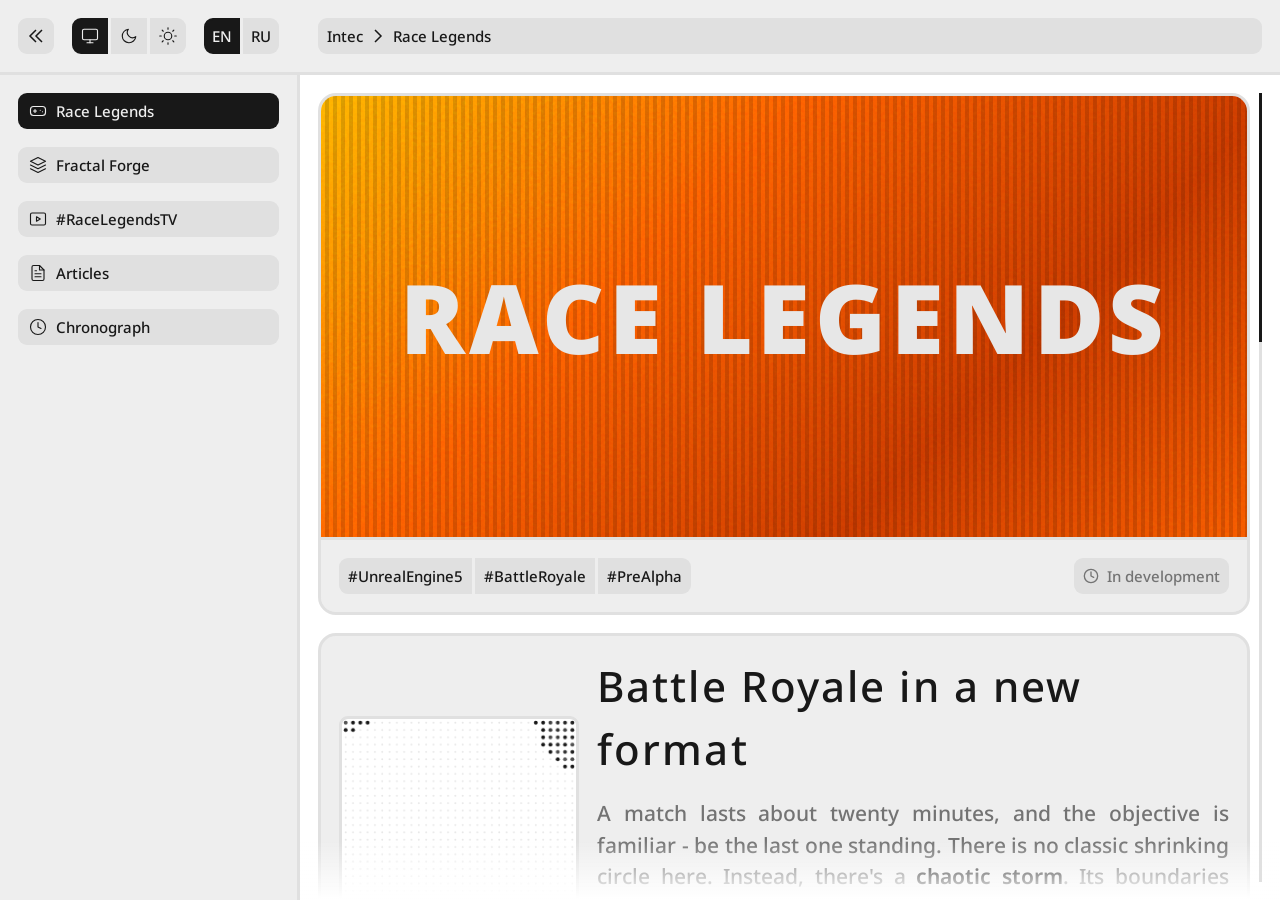
<file: hub.html>
<!DOCTYPE html>
<html lang="en" data-theme="system">
<head>
    <meta charset="UTF-8">
    <meta name="viewport" content="width=device-width, initial-scale=1.0">
    <title>Intec | Hub</title>
    <link rel="preconnect" href="https://fonts.googleapis.com">
    <link rel="preconnect" href="https://fonts.gstatic.com" crossorigin>
    <link href="https://fonts.googleapis.com/css2?family=Noto+Sans:wght@500;900&display=swap" rel="stylesheet">
    <link rel="stylesheet" href="style.css"> <!-- Подключаю свои общие стили -->

    <!-- Этот скрипт в head - мой спасительный костыль. Он блокирует рендер на миллисекунду, 
         чтобы вытянуть тему из localStorage и применить ее ДО того, как браузер нарисует страницу. 
         Иначе при загрузке была бы вырвиглазная белая вспышка на темной теме >_< -->
    <script>
        try {
            const savedTheme = localStorage.getItem('rl-theme') || 'system';
            const isLight = savedTheme === 'system' ? window.matchMedia('(prefers-color-scheme: light)').matches : savedTheme === 'light';
            if (isLight) document.documentElement.setAttribute('data-theme', 'light');
            else document.documentElement.removeAttribute('data-theme');
        } catch(e) {}
    </script>
</head>
<body>
    
    <!-- СКРЫТАЯ АНИМАЦИЯ ЗАГРУЗКИ. Тут я делаю хитрую проверку: если я пришел сюда со 
         стартового интро-экрана (проверяю флаг в sessionStorage), то страница плавно проявляется. 
         Отработало - сразу сжигаю билет (удаляю флаг), чтобы при обычном обновлении страницы 
         этой анимации больше не было. Элементарно и красиво (⌐■_■) -->
    <script>
        try {
            if (sessionStorage.getItem('fromIntro') === 'true') {
                document.body.style.opacity = '0';
                document.body.style.animation = 'pageFadeIn 0.8s ease-out forwards';
                sessionStorage.removeItem('fromIntro');
            }
        } catch(e) {}
    </script>

    <!-- ВЕРХНЯЯ ПАНЕЛЬ. Тут у меня глобальная кнопка "назад", переключалки тем и языков, 
         а еще хлебные крошки (breadcrumbs). Все SVG-иконки встроены прямо в HTML, 
         чтобы не делать лишних HTTP-запросов к картинкам. Оптимизация в каждой строчке ╰(*°▽°*)╯ -->
    <header class="top-bar">
        <div class="back-btn" id="globalBackBtn"><svg viewBox="0 0 18 18"><path d="M 9 3 L 3 9 L 9 15 M 15 3 L 9 9 L 15 15"/></svg></div>
        
        <div class="settings-group">
            <div class="toggle-block theme-group">
                <div class="toggle-btn" data-theme-val="system"><svg viewBox="0 0 24 24"><rect x="2" y="3" width="20" height="14" rx="2" ry="2"/><line x1="8" y1="21" x2="16" y2="21"/><line x1="12" y1="17" x2="12" y2="21"/></svg></div>
                <div class="toggle-btn" data-theme-val="dark"><svg viewBox="0 0 24 24"><path d="M21 12.79A9 9 0 1 1 11.21 3 7 7 0 0 0 21 12.79z"/></svg></div>
                <div class="toggle-btn" data-theme-val="light"><svg viewBox="0 0 24 24"><circle cx="12" cy="12" r="5"/><line x1="12" y1="1" x2="12" y2="3"/><line x1="12" y1="21" x2="12" y2="23"/><line x1="4.22" y1="4.22" x2="5.64" y2="5.64"/><line x1="18.36" y1="18.36" x2="19.78" y2="19.78"/><line x1="1" y1="12" x2="3" y2="12"/><line x1="21" y1="12" x2="23" y2="12"/><line x1="4.22" y1="19.78" x2="5.64" y2="18.36"/><line x1="18.36" y1="5.64" x2="19.78" y2="4.22"/></svg></div>
            </div>
            <div class="toggle-block lang-group">
                <div class="toggle-btn text-btn" data-lang-val="en">EN</div>
                <div class="toggle-btn text-btn" data-lang-val="ru">RU</div>
            </div>
        </div>

        <div class="breadcrumbs">
            <span class="bc-text">Intec</span>
            <svg class="bc-icon" viewBox="0 0 18 18"><path d="M 6 3 L 12 9 L 6 15"/></svg>
            <span class="bc-text" id="bcPageNameEn" data-lang="en">Race Legends</span>
            <span class="bc-text" id="bcPageNameRu" data-lang="ru">Race Legends</span>
        </div>
    </header>

    <div class="content-wrapper">
        <!-- БОКОВОЕ МЕНЮ. Ссылки на все разделы моего SPA. В href прописаны хеши (#rl, #ff), 
             чтобы роутер из app.js мог их перехватить и подменить контент без перезагрузки страницы. 
             Хронограф - единственная ссылка, которая ведет на отдельный HTML файл, 
             потому что он слишком тяжелый и имеет свою собственную логику 0_0 -->
        <aside class="sidebar">
            <div class="sidebar-nav" id="mainNav">
                <a href="#rl" class="nav-btn" data-target="rl">
                    <svg class="nav-icon" viewBox="0 0 24 24"><rect x="2" y="6" width="20" height="12" rx="4"/><path d="M6 12h4M8 10v4M15 11h.01M18 13h.01"/></svg><span>Race Legends</span>
                </a>
                <a href="#ff" class="nav-btn" data-target="ff">
                    <svg class="nav-icon" viewBox="0 0 24 24"><polygon points="12 2 2 7 12 12 22 7 12 2"/><polyline points="2 12 12 17 22 12"/><polyline points="2 17 12 22 22 17"/></svg><span>Fractal Forge</span>
                </a>
                <a href="#rltv" class="nav-btn" data-target="rltv">
                    <svg class="nav-icon" viewBox="0 0 24 24"><rect x="2" y="4" width="20" height="16" rx="2" ry="2"/><polygon points="10 9 15 12 10 15 10 9"/></svg><span>#RaceLegendsTV</span>
                </a>
                <a href="#patchnotes" class="nav-btn" data-target="patchnotes"><svg class="nav-icon" viewBox="0 0 24 24"><path d="M14 2H6a2 2 0 0 0-2 2v16a2 2 0 0 0 2 2h12a2 2 0 0 0 2-2V8z"/><path d="M14 2v6h6"/><line x1="16" y1="13" x2="8" y2="13"/><line x1="16" y1="17" x2="8" y2="17"/><line x1="10" y1="9" x2="8" y2="9"/></svg>
                    <span data-lang="en">Articles</span><span data-lang="ru">Статьи</span>
                </a>
                <a href="chronograph.html" class="nav-btn">
                    <svg class="nav-icon" viewBox="0 0 24 24"><circle cx="12" cy="12" r="10"/><polyline points="12 6 12 12 16 14"/></svg>
                    <span data-lang="en">Chronograph</span><span data-lang="ru">Хронограф</span>
                </a>
            </div>
        </aside>

        <!-- ОСНОВНАЯ ЗОНА. Тут находится динамический контейнер #dynamicContent, 
             куда мой JS вбрасывает куски HTML из content.js. А еще тут лежит моя кастомная 
             система скролла с градиентами по краям (чтобы было видно, что контент уходит за края) 
             и ползунком. Работает гладко, как по маслу :) -->
        <main class="main-area">
            <div class="main-clip" id="mainClip">
                <div class="main-panel" id="mainPanel">
                    
                    <div class="cards-layout" id="dynamicContent"></div>

                </div>
                <div class="main-grad-bottom" id="mainGradBottom"></div>
                <div class="main-grad-top" id="mainGradTop"></div>
            </div>

            <div class="v-slider-container">
                <div class="v-track" id="vTrack"><div class="v-thumb" id="vThumb"></div></div>
            </div>
        </main>
    </div>

    <!-- Подключаю свою самодельную базу данных с текстами и главный JS файл со всей логикой. 
         Никаких тяжелых фреймворков, только чистый ванильный JS! (⌐■_■) -->
    <script src="content.js"></script>
    <script src="app.js"></script>
</body>
</html>
</file>
<file: style.css>
/* ============================================================
   ПЕРЕМЕННЫЕ ЦВЕТОВЫХ ТЕМ (ИНВЕРСИЯ)
============================================================ */
/* Храню все цвета в переменных. Светлая тема - это идеальная математическая инверсия темной. 
   Никаких цветов на глаз, только строгие вычисления! (⌐■_■) */
:root {
    --c-bg: #000000; --c-bg-rgb: 0, 0, 0;
    --c-panel: #111111; --c-border: #1F1F1F;
    --c-text: #E7E7E7; --c-sub: #8C8C8C; --c-canvas: 231, 231, 231;
}

html[data-theme="light"] {
    --c-bg: #FFFFFF; 
    --c-bg-rgb: 255, 255, 255;
    
    --c-panel: #EEEEEE; /* Идеальная инверсия #111111 */
    --c-border: #E0E0E0; /* Идеальная инверсия #1F1F1F */
    
    --c-text: #181818;   /* Идеальная инверсия #E7E7E7 */
    --c-sub: #737373;    /* Идеальная инверсия #8C8C8C */
    
    --c-canvas: 24, 24, 24; /* RGB версия идеальной инверсии 231,231,231 */
}

/* СИСТЕМА ЛОКАЛИЗАЦИИ */
/* Прячу ненужный язык чисто через CSS. Дешево и сердито =) */
html[lang="en"] [data-lang="ru"] { display: none !important; }
html[lang="ru"] [data-lang="en"] { display: none !important; }

/* ПЛАВНОЕ ПОЯВЛЕНИЕ ПРИ ЗАГРУЗКЕ HUB.HTML */
@keyframes pageFadeIn {
    0% { opacity: 0; }
    100% { opacity: 1; }
}

/* АНИМАЦИИ */
/* Разделил анимации на две группы. Медленные - для больших фонов, 
   быстрые - для кнопок и ползунков. Интерфейс должен быть отзывчивым, а не как кисель 0_0 */
body, .top-bar, .sidebar, .main-area, .hero-card, .content-card, 
.hero-footer, .info-console, .tag, .breadcrumbs, .v-track,
.tv-combined-card, .tv-screen, .pn-card, .search-block {
    transition: background-color 0.3s ease, border-color 0.3s ease, color 0.3s ease;
}

.nav-btn, .back-btn, .toggle-btn, .vol-box, .vol-box input, .vol-box span,
.pn-input, .pn-select, .pn-card-title, .pn-card-desc, .pn-input-wrap, .pn-select-wrap::after {
    transition: background-color 0.1s ease, border-color 0.1s ease, color 0.1s ease;
}
svg { transition: stroke 0.1s ease, fill 0.1s ease; }

/* БАЗА */
/* Жестко глушу системные обводки фокуса и тапов. Это SPA-приложение, 
   так что вести оно себя должно как нативное! */
* { box-sizing: border-box; margin: 0; padding: 0; -webkit-tap-highlight-color: transparent; }
*:focus {
    outline: none !important;
}

body, html { 
    width: 100vw; height: 100vh; height: 100dvh; 
    background: var(--c-bg); font-family: 'Noto Sans', sans-serif; 
    font-weight: 500; 
    overflow: hidden; user-select: none; 
    display: flex; flex-direction: column; touch-action: none; 
}

a { text-decoration: none; color: inherit; }

/* ПАНЕЛИ И КНОПКИ */
.top-bar { height: 75px; background: var(--c-panel); border-bottom: 3px solid var(--c-border); display: flex; align-items: center; padding: 18px; width: 100%; flex-shrink: 0; z-index: 10; }
.back-btn { width: 36px; height: 36px; background: var(--c-border); border-radius: 9px; margin-right: 18px; display: flex; justify-content: center; align-items: center; cursor: pointer; border: 2px solid transparent; flex-shrink: 0; }
.back-btn svg { width: 18px; height: 18px; stroke: var(--c-text); fill: none; stroke-width: 1.5px; stroke-linecap: butt; stroke-linejoin: miter; }
@media (hover: hover) { .back-btn:hover { border-color: var(--c-text); } }
.back-btn:active { background: var(--c-text); } .back-btn:active svg { stroke: var(--c-panel); }

.settings-group { display: flex; align-items: center; gap: 18px; margin-right: 39px; flex-shrink: 0; }
.toggle-block { display: flex; gap: 3px; }
.toggle-btn { width: 36px; height: 36px; background: var(--c-border); border: 2px solid transparent; display: flex; justify-content: center; align-items: center; cursor: pointer; color: var(--c-text); }
.toggle-btn svg { width: 18px; height: 18px; stroke: currentColor; fill: none; stroke-width: 1.5px; stroke-linecap: round; stroke-linejoin: round; }
.toggle-btn.text-btn { 
    font-size: 15px;
    font-weight: 500;
    line-height: 1; 
}
.toggle-block > *:first-child { border-top-left-radius: 9px; border-bottom-left-radius: 9px; }
.toggle-block > *:last-child { border-top-right-radius: 9px; border-bottom-right-radius: 9px; }
@media (hover: hover) { .toggle-btn:hover { border-color: var(--c-text); } }
.toggle-btn.active, .toggle-btn:active { background: var(--c-text); color: var(--c-panel); border-color: var(--c-text); }
.toggle-btn:active svg, .toggle-btn.active svg { stroke: var(--c-panel); }

.breadcrumbs { flex-grow: 1; height: 36px; background: var(--c-border); border-radius: 9px; display: flex; align-items: center; padding: 0 9px; min-width: 0; }
.bc-text { color: var(--c-text); font-size: 15px; font-weight: 500; display: block; white-space: nowrap; overflow: hidden; text-overflow: ellipsis; }
.bc-icon { width: 18px; height: 18px; margin: 0 6px; stroke: var(--c-text); fill: none; stroke-width: 1.5px; flex-shrink: 0; }

.content-wrapper { display: flex; flex-grow: 1; width: 100%; overflow: hidden; }
.sidebar { width: 300px; height: 100%; background: var(--c-panel); border-right: 3px solid var(--c-border); flex-shrink: 0; z-index: 5; }
.sidebar-nav { display: flex; flex-direction: column; gap: 18px; padding: 18px; }
.nav-btn { width: 100%; height: 36px; background: var(--c-border); border-radius: 9px; display: flex; align-items: center; padding: 0 9px; cursor: pointer; border: 2px solid transparent; color: var(--c-text); text-decoration: none; }
.nav-btn .nav-icon { width: 18px; height: 18px; margin-right: 9px; stroke: currentColor; fill: none; stroke-width: 1.5px; stroke-linecap: round; stroke-linejoin: round; flex-shrink: 0; }
.nav-btn span { font-size: 15px; font-weight: 500; white-space: nowrap; }
@media (hover: hover) { .nav-btn:hover { border-color: var(--c-text); } }
.nav-btn:active, .nav-btn.active { background: var(--c-text); color: var(--c-panel); }

/* ОСНОВНАЯ ЗОНА И СКРОЛЛ */
/* Мой кастомный скролл. Градиенты сверху и снизу появляются, 
   когда есть куда скроллить. Выглядит просто пушка ╰(*°▽°*)╯ */
.main-area { flex-grow: 1; background: var(--c-bg); position: relative; overflow: hidden; touch-action: none; }
.main-clip { position: absolute; inset: 0; overflow: hidden; z-index: 2; touch-action: none; }
.main-panel { position: relative; width: 100%; min-height: 100%; display: flex; flex-direction: column; align-items: flex-start; will-change: transform; }
.main-grad-bottom, .main-grad-top { position: absolute; left: 0; right: 0; height: 60px; pointer-events: none; opacity: 0; transition: opacity 0.25s; z-index: 10; }
.main-grad-bottom { bottom: 0; background: linear-gradient(to bottom, rgba(var(--c-bg-rgb),0) 0%, rgba(var(--c-bg-rgb),1) 100%); }
.main-grad-top { top: 0; background: linear-gradient(to bottom, rgba(var(--c-bg-rgb),1) 0%, rgba(var(--c-bg-rgb),0) 100%); }

.v-slider-container { position: absolute; right: 18px; top: 18px; bottom: 18px; width: 3px; z-index: 25; display: flex; justify-content: center; }
.v-track { width: 3px; height: 100%; background: var(--c-border); position: relative; border-radius: 0; }
.v-thumb { width: 3px; top: 0; left: 0; background: var(--c-text); position: absolute; cursor: grab; touch-action: none; border-radius: 0; }
.v-thumb:active { cursor: grabbing; }
.v-thumb::after { content: ''; position: absolute; top: -10px; bottom: -10px; left: -20px; right: -20px; }

/* КАРТОЧКИ И ГЕРОЙ */
/* Анимация градиентов на фоне героев. Делаю через смещение background-position 
   и обязательно вешаю will-change, чтобы браузер выделил отдельный слой на GPU. 
   Плюс накинул процедурный SVG-шум прямо в код. Ни одной картинки не загружено, чистая магия! */
.cards-layout { width: 100%; padding: 18px 30px 18px 18px; display: flex; flex-direction: column; gap: 18px; }
.posts-list, .single-post-content { display: flex; flex-direction: column; gap: 18px; width: 100%; }
.single-post-view { display: flex; flex-direction: column; gap: 18px; width: 100%; }
.hero-card, .content-card, .pn-card { width: 100%; background: var(--c-panel); border: 3px solid var(--c-border); border-radius: 18px; overflow: hidden; }
.hero-banner { position: relative; width: 100%; height: 441px; display: flex; justify-content: center; align-items: center; background-size: 150vw 150vw; animation: gradientFlow 18s linear infinite; will-change: background-position; overflow: hidden; }

/* Фоны героев */
.hero-bg-rl { background-image: linear-gradient(135deg, #ffb300 0%, #ff5e00 12.5%, #cc3a00 25%, #ff5e00 37.5%, #ffb300 50%, #ff5e00 62.5%, #cc3a00 75%, #ff5e00 87.5%, #ffb300 100%); }
.hero-bg-ff { background-image: linear-gradient(135deg, #00e5ff 0%, #0066ff 12.5%, #0022cc 25%, #0066ff 37.5%, #00e5ff 50%, #0066ff 62.5%, #0022cc 75%, #0066ff 87.5%, #00e5ff 100%); }
.hero-bg-rltv { background-image: linear-gradient(135deg, #FF007F 0%, #C800C8 12.5%, #8A00FF 25%, #C800C8 37.5%, #FF007F 50%, #C800C8 62.5%, #8A00FF 75%, #C800C8 87.5%, #FF007F 100%); }

@keyframes gradientFlow { 0% { background-position: 0vw 0vw; } 100% { background-position: -75vw -75vw; } }
.hero-banner::before { content: ''; position: absolute; inset: 0; background: repeating-linear-gradient(90deg, transparent, transparent 4px, rgba(0,0,0,0.15) 4px, rgba(0,0,0,0.15) 8px); z-index: 1; }
.hero-banner::after { content: ''; position: absolute; inset: 0; background-image: url('data:image/svg+xml,%3Csvg viewBox="0 0 200 200" xmlns="http://www.w3.org/2000/svg"%3E%3Cfilter id="noiseFilter"%3E%3CfeTurbulence type="fractalNoise" baseFrequency="0.65" numOctaves="3" stitchTiles="stitch"/%3E%3C/filter%3E%3Crect width="100%25" height="100%25" filter="url(%23noiseFilter)"/%3E%3C/svg%3E'); opacity: 0.25; mix-blend-mode: overlay; z-index: 2; }
.hero-title { position: relative; z-index: 5; font-size: clamp(36px, 8vw, 96px); font-weight: 900; color: #E7E7E7; text-transform: uppercase; letter-spacing: 0.05em; text-align: center; padding: 0 18px; line-height: 1.1; }
.hero-footer { height: 75px; background: var(--c-panel); border-top: 3px solid var(--c-border); display: flex; align-items: center; justify-content: space-between; padding: 0 18px; }

.tags-group { display: flex; gap: 3px; align-items: center; }
.tag { height: 36px; padding: 0 9px; background: var(--c-border); color: var(--c-text); font-size: 15px; font-weight: 500; display: flex; align-items: center; justify-content: center; border-radius: 9px; }
.tags-group .tag:not(:last-child) { border-top-right-radius: 0; border-bottom-right-radius: 0; }
.tags-group .tag:not(:first-child) { border-top-left-radius: 0; border-bottom-left-radius: 0; }
.tag svg { width: 16px; height: 16px; margin-right: 8px; stroke: currentColor; fill: none; stroke-width: 2px; stroke-linecap: round; stroke-linejoin: round; }
.tag-status { color: var(--c-sub); }

.content-card { padding: 18px; display: flex; align-items: center; justify-content: space-between; gap: 18px; }
.content-card:nth-child(even) { flex-direction: row-reverse; }

.info-text { flex: 1; color: var(--c-sub); font-size: 21px; font-weight: 500; line-height: 1.5; text-align: justify; min-width: 0; }
.info-text h2 { 
    color: var(--c-text); 
    font-size: 42px; 
    font-weight: 500; 
    letter-spacing: 0.05em; 
    margin-bottom: 18px; 
    text-align: left; 
}
.info-text .highlight, .pn-card-desc .highlight { color: var(--c-text); }
.info-console { width: 240px; height: 240px; background: var(--c-bg); border: 3px solid var(--c-border); border-radius: 9px; flex-shrink: 0; position: relative; overflow: hidden; }
.info-console canvas { display: block; width: 100%; height: 100%; }

/* БЛОК TV (Из RLTV) */
/* Тут полный фарш: сканлайны, мерцание экрана и VHS шум. Шум тоже сделал через 
   SVG-фильтр feTurbulence прямо строкой в CSS. Никаких гифок, вес 0 байт! =) */
.tv-combined-card { width: 100%; background: var(--c-panel); border: 3px solid var(--c-border); border-radius: 18px; padding: 0 18px 18px 18px; display: flex; flex-direction: column; gap: 18px; }
.pn-card { padding: 0 18px 18px 18px; display: flex; flex-direction: column; gap: 18px; }
.tv-screen { width: 100%; aspect-ratio: 21 / 9; min-height: 200px; background: #000; border-radius: 9px; border: 3px solid var(--c-border); position: relative; overflow: hidden; box-shadow: inset 0 0 50px rgba(0,0,0,1); display: flex; align-items: center; justify-content: center; flex-shrink: 0; }
#tvVideoPlayer { position: absolute; inset: 0; width: 100%; height: 100%; object-fit: contain; background: #000; z-index: 5; transition: opacity 0s; }
.tv-bars { position: absolute; inset: 0; z-index: 1; background: repeating-linear-gradient(to right, #cccccc 0%, #cccccc 14.28%, #e4d924 14.28%, #e4d924 28.56%, #24e4d9 28.56%, #24e4d9 42.84%, #24e424 42.84%, #24e424 57.12%, #e424e4 57.12%, #e424e4 71.4%, #e42424 71.4%, #e42424 85.68%, #2424e4 85.68%, #2424e4 100%); }
.tv-text-box { position: relative; z-index: 2; background: #050505; color: #E7E7E7; padding: 18px 36px; font-size: clamp(24px, 4vw, 48px); font-weight: 500; text-transform: uppercase; letter-spacing: 0.05em; text-align: center; box-shadow: 0 0 30px rgba(0,0,0,0.9); }
.scanlines { position: absolute; inset: 0; z-index: 10; pointer-events: none; background: linear-gradient(rgba(18, 16, 16, 0) 50%, rgba(0, 0, 0, 0.25) 50%); background-size: 100% 4px; }
.crt-overlay { position: absolute; inset: 0; z-index: 15; pointer-events: none; background: radial-gradient(circle, rgba(255,255,255,0.03) 0%, rgba(0,0,0,0.4) 100%); mix-blend-mode: overlay; animation: crtFlicker 0.15s infinite; }
.vhs-noise { position: absolute; inset: 0; z-index: 16; pointer-events: none; background-image: url('data:image/svg+xml,%3Csvg viewBox="0 0 200 200" xmlns="http://www.w3.org/2000/svg"%3E%3Cfilter id="n"%3E%3CfeTurbulence type="fractalNoise" baseFrequency="1.5" numOctaves="3" stitchTiles="stitch"/%3E%3C/filter%3E%3Crect width="100%25" height="100%25" filter="url(%23n)" opacity="1"/%3E%3C/svg%3E'); opacity: 0.15; mix-blend-mode: screen; filter: contrast(3); animation: noiseJitter 0.3s steps(3) infinite; }
.osd-text { position: absolute; z-index: 20; color: #00ff00; font-family: 'Noto Sans', sans-serif; font-size: 21px; font-weight: 500; text-shadow: 2px 2px 0px #000, 0 0 10px #00ff00; pointer-events: none; text-transform: uppercase; }
.osd-text.top-right { top: 18px; right: 24px; }
.osd-text.center { top: 50%; left: 50%; transform: translate(-50%, -50%); }
.osd-blink { animation: recBlink 1s infinite; }
.tv-screen.switching { background: #000; }
.tv-screen.switching #tvVideoPlayer { opacity: 0; }
.tv-screen.switching .tv-bars, .tv-screen.switching .tv-text-box, .tv-screen.switching .crt-overlay, .tv-screen.switching .scanlines { display: none !important; }
.tv-screen.switching .vhs-noise { opacity: 1 !important; mix-blend-mode: normal !important; filter: grayscale(1) contrast(4) brightness(1.5) !important; animation: noiseJitter 0.05s steps(2) infinite !important; background-color: #111; }
.tv-screen.paused * { animation-play-state: paused !important; }

@keyframes crtFlicker { 0% { opacity: 0.95; } 50% { opacity: 1; } 100% { opacity: 0.98; } }
@keyframes noiseJitter { 0% { background-position: 0 0; } 100% { background-position: 100% 100%; } }
@keyframes recBlink { 0%, 49% { opacity: 1; } 50%, 100% { opacity: 0; } }

.tv-controls-bar { width: 100%; height: 36px; display: flex; align-items: center; justify-content: space-between; }
.tv-actions-group { display: flex; align-items: center; gap: 18px; }
.vol-box { width: 63px; height: 36px; background: var(--c-border); display: flex; justify-content: center; align-items: center; border: 2px solid transparent; cursor: text; }
@media (hover: hover) { .vol-box:hover { border-color: var(--c-text); } }
.vol-box:focus-within { background: var(--c-text); border-color: var(--c-text); }
.vol-box input { width: 26px; background: transparent; border: none; color: var(--c-text); font-size: 15px; font-weight: 500; font-family: 'Noto Sans', sans-serif; text-align: right; outline: none; padding: 0; margin: 0; }
.vol-box span { color: var(--c-sub); font-size: 15px; font-weight: 500; margin-left: 4px; user-select: none; display: inline-block; }
.vol-box:focus-within input, .vol-box:focus-within span { color: var(--c-panel); }
.vol-slider { -webkit-appearance: none; appearance: none; width: 114px; height: 18px; border-radius: 4.5px; background: var(--c-border); outline: none; cursor: pointer; display: block; }
.vol-slider::-webkit-slider-thumb { -webkit-appearance: none; appearance: none; width: 12px; height: 18px; border-radius: 4.5px; background: var(--c-text); }
.vol-slider::-moz-range-thumb { width: 12px; height: 18px; border: none; border-radius: 4.5px; background: var(--c-text); }

/* ПАТЧНОУТЫ */
.pn-wrapper { display: flex; flex-direction: column; gap: 18px; width: 100%; }
.search-block { width: 100%; height: 78px; background: var(--c-panel); border: 3px solid var(--c-border); border-radius: 18px; padding: 0 18px; display: flex; align-items: center; gap: 18px; flex-shrink: 0; }
.pn-input-wrap { flex-grow: 1; height: 36px; position: relative; display: flex; align-items: center; color: var(--c-text); }
.pn-input-wrap:focus-within, .pn-input-wrap.active-state { color: var(--c-panel); }
.search-icon { position: absolute; left: 9px; width: 18px; height: 18px; stroke: currentColor; fill: none; stroke-width: 2px; stroke-linecap: round; stroke-linejoin: round; pointer-events: none; transition: stroke 0.1s ease; }
.pn-input { width: 100%; height: 100%; display: block; margin: 0; background: var(--c-border); border: 2px solid transparent; border-radius: 9px; padding: 0 18px 0 36px; color: var(--c-text); font-size: 15px; font-weight: 500; font-family: 'Noto Sans', sans-serif; white-space: nowrap; outline: none; }
.pn-input::placeholder { color: var(--c-text); opacity: 1; transition: opacity 0.1s ease; }
@media (hover: hover) { .pn-input:hover { border-color: var(--c-text); } }
.pn-input-wrap:focus-within .pn-input, .pn-input-wrap.active-state .pn-input { background: var(--c-text); color: var(--c-panel); border-color: var(--c-text); }
.pn-input-wrap:focus-within .pn-input::placeholder, .pn-input-wrap.active-state .pn-input::placeholder { opacity: 0; }

.pn-select-wrap { width: 261px; height: 36px; position: relative; flex-shrink: 0; }
.pn-select-wrap.cat-box { width: 220px; }
.pn-select-wrap.sort-box { width: 190px; }
.pn-select { width: 100%; height: 100%; display: block; background: var(--c-border); border: 2px solid transparent; border-radius: 9px; padding: 0 36px 0 18px; color: var(--c-text); font-size: 15px; font-weight: 500; font-family: 'Noto Sans', sans-serif; appearance: none; outline: none; cursor: pointer; }
.pn-select-wrap::after { content: ''; position: absolute; right: 12px; top: 50%; transform: translateY(-50%); width: 12px; height: 12px; pointer-events: none; background-color: var(--c-text); -webkit-mask: url('data:image/svg+xml;utf8,<svg viewBox="0 0 24 24" fill="none" stroke="black" stroke-width="2" stroke-linecap="round" stroke-linejoin="round" xmlns="http://www.w3.org/2000/svg"><polyline points="6 9 12 15 18 9"></polyline></svg>') center/contain no-repeat; mask: url('data:image/svg+xml;utf8,<svg viewBox="0 0 24 24" fill="none" stroke="black" stroke-width="2" stroke-linecap="round" stroke-linejoin="round" xmlns="http://www.w3.org/2000/svg"><polyline points="6 9 12 15 18 9"></polyline></svg>') center/contain no-repeat; }
@media (hover: hover) { .pn-select:hover { border-color: var(--c-text); } }
.pn-select-wrap:active .pn-select, .pn-select-wrap.active-state .pn-select { background: var(--c-text); color: var(--c-panel); border-color: var(--c-text); }
.pn-select-wrap:active::after, .pn-select-wrap.active-state::after { background-color: var(--c-panel); }

.tv-combined-card > *:first-child, 
.pn-card > *:first-child { 
    margin-top: 18px !important; 
}
.pn-card-title { 
    color: var(--c-text); 
    font-size: 21px; 
    font-weight: 500; 
    letter-spacing: 0.05em; 
    line-height: 1.1; 
}
.pn-card-desc { color: var(--c-sub); font-size: 21px; font-weight: 500; line-height: 1.6; text-align: justify; }

/* Ссылки внутри статей (стилизованы под текст инлайн-кода) */
.pn-card-desc a, .article-link { 
    background: var(--c-border); 
    color: var(--c-text); 
    text-decoration: none; 
    font-weight: 500; 
    font-family: Consolas, monospace; 
    padding: 3px 9px; 
    border-radius: 9px; 
    transition: background-color 0.1s ease, color 0.1s ease, box-shadow 0.1s ease; 
    position: relative; 
    z-index: 5; 
    pointer-events: auto;
    -webkit-box-decoration-break: clone;
    box-decoration-break: clone; /* Красивый перенос, если ссылка очень длинная */
}

@media (hover: hover) { 
    .pn-card-desc a:hover, .article-link:hover { 
        box-shadow: inset 0 0 0 2px var(--c-text); /* Обводка внутрь, чтобы не ломать верстку */
    } 
}

.pn-card-desc a:active, .article-link:active { 
    background: var(--c-text); 
    color: var(--c-panel); 
}

/* Убираем двойной отступ снизу у любого последнего элемента в карточке */
.pn-card-desc > *:last-child {
    margin-bottom: 0 !important;
}

/* --- СТИЛИ ДЛЯ КАРТИНОК И ВИДЕО В СТАТЬЯХ (ПК) --- */
.pn-card-desc img, 
.pn-card-desc video {
    max-width: 100% !important;   
    max-height: 80vh !important;  
    width: auto !important;       
    border-radius: 9px !important;
    border: 3px solid var(--c-border) !important;
    margin: 18px auto !important; /* Строгие 18px сверху и снизу для идеальных зазоров */
    display: block !important;
}

/* ============================================================
   МУЗЫКАЛЬНЫЙ ПЛЕЕР ДЛЯ СТАТЕЙ
============================================================ */
.article-player {
    display: flex; align-items: center; 
    gap: 18px; /* Отступы 18px между таймлайном и боковыми группами */
    margin: 18px 0; width: 100%;
}

/* Левый блок (Кнопка + Время) */
.player-left-group { 
    display: flex; 
    gap: 3px; 
    flex-shrink: 0; 
}

.article-player .player-btn {
    width: 36px; height: 36px; background: var(--c-border); 
    border-radius: 9px 0 0 9px; 
    display: flex; justify-content: center; align-items: center; cursor: pointer;
    color: var(--c-text); border: 2px solid transparent; flex-shrink: 0; 
    transition: background-color 0.1s, border-color 0.1s, color 0.1s;
}

.article-player .player-btn svg { 
    width: 18px; height: 18px; stroke: currentColor; fill: none; 
    stroke-width: 1.5px; stroke-linecap: round; stroke-linejoin: round; 
}

.article-player .player-btn.playing { background: var(--c-text); color: var(--c-panel); }
@media (hover: hover) { .article-player .player-btn:hover { border-color: var(--c-text); } }

.player-time-box {
    width: 102px; height: 36px; background: var(--c-border); 
    border-radius: 0 9px 9px 0; 
    display: flex; justify-content: center; align-items: center;
    color: var(--c-sub); 
    font-size: 15px; font-weight: 500; font-family: 'Noto Sans', sans-serif;
    border: 2px solid transparent; white-space: nowrap; 
}

/* Белый цвет для самих цифр внутри серого блока таймкодов */
.time-current, .time-total {
    color: var(--c-text);
}

/* Ползунки с точной математикой центра */
.player-timeline { flex-grow: 1; width: 100% !important; margin: 0; }

.vol-slider { 
    -webkit-appearance: none; appearance: none; width: 114px; height: 18px; border-radius: 4.5px; 
    background: var(--c-border); outline: none; cursor: pointer; display: block; 
    --val: 0; --thumb-r: 6px; 
    background: linear-gradient(to right, var(--c-sub) calc(var(--val) * 1% + var(--thumb-r) - (var(--val) * var(--thumb-r) * 2 / 100)), var(--c-border) 0);
}
.vol-slider::-webkit-slider-thumb { -webkit-appearance: none; appearance: none; width: 12px; height: 18px; border-radius: 4.5px; background: var(--c-text); }
.vol-slider::-moz-range-thumb { width: 12px; height: 18px; border: none; border-radius: 4.5px; background: var(--c-text); }

/* Правый блок (Громкость) */
.player-right-group { 
    display: flex; align-items: center; 
    gap: 18px; 
    flex-shrink: 0; 
}
.article-player .vol-box { border-radius: 9px; } 
.player-volume { width: 114px !important; margin: 0; }

/* ============================================================
   СТИЛИ ДЛЯ СГЕНЕРИРОВАННЫХ СТАТЕЙ
============================================================ */
.article-p { margin: 0 0 18px 0; color: var(--c-sub); }

.article-header {
    background: var(--c-border); border-left: 3px solid var(--c-text); border-radius: 9px; 
    padding: 9px 18px; color: var(--c-text); 
    font-size: 21px;   
    font-weight: 900;   
    margin: 0 0 18px 0; box-shadow: 0 1px 2px 0 rgba(0, 0, 0, 0.05);
    letter-spacing: 0.05em; 
}

/* Инлайн-код (текст на сером фоне) */
.article-code {
    background: var(--c-border); 
    color: var(--c-text); 
    padding: 3px 9px; 
    border-radius: 9px; 
    font-family: Consolas, monospace; 
    font-size: 21px;
}

/* Блоки с горизонтальным скроллом (для длинного кода или путей) */
.article-code-wrap {
    background: var(--c-bg); 
    border: 3px solid var(--c-border); 
    border-radius: 9px; 
    margin: 0 0 18px 0;
    position: relative; 
    overflow: hidden; 
    width: 100%; 
    transition: padding-bottom 0.2s ease;
}
.article-scroll-container {
    overflow-x: auto;
}
.article-code-inner {
    padding: 18px; 
    min-width: max-content; 
    width: 100%;
}

/* Кастомный ползунок для горизонтального скролла */
.h-slider-container {
    width: 100%; height: 21px; padding: 0 18px 18px; position: absolute; 
    bottom: 0; left: 0; background: transparent; opacity: 0; 
    display: flex; align-items: flex-end; box-sizing: border-box; 
    z-index: 25; pointer-events: none; transition: opacity 0.2s ease-in-out;
}
.h-track {
    width: 100%; height: 3px; background: var(--c-border); 
    border-radius: 1.5px; position: relative; pointer-events: auto;
}
.h-thumb {
    height: 3px; background: var(--c-text); border-radius: 1.5px; 
    position: absolute; top: 0; left: 0; cursor: grab;
}
.h-thumb-extended {
    position: absolute; top: -15px; bottom: -15px; left: -15px; right: -15px; user-select: none;
}

.article-list-item { display: flex; gap: 9px; margin-bottom: 18px; margin-left: 18px; }
.article-list-item.sub { margin-left: 54px; }
.list-bullet { color: var(--c-text); flex-shrink: 0; font-weight: 500; }
.list-text { color: var(--c-text); }

.article-pre {
    font-family: Consolas, monospace; color: var(--c-text); font-size: 21px;
    white-space: pre; margin: 0; line-height: 1.5; display: flex; align-items: center;
}

/* ============================================================
   РАЗРЕШЕНИЕ НА КОПИРОВАНИЕ ТЕКСТА
============================================================ */
/* Разрешаем выделять текст в контенте */
.info-text, 
.pn-card-title, 
.pn-card-desc,
.hero-title,
.scroll-container,
.article-header {
    user-select: text;
    -webkit-user-select: text;
}

/* Принудительно защищаем кнопки от синего выделения при кликах */
.article-player .player-btn,
.player-time-box,
.vol-box,
.tag {
    user-select: none;
    -webkit-user-select: none;
}

/* ============================================================
   ЛОАДЕРЫ И ПУСТЫЕ СОСТОЯНИЯ (ЦЕНТРИРОВАНИЕ)
============================================================ */
.loader-wrap,
.empty-state-wrap {
    display: flex; flex: 1; align-items: center; justify-content: center; 
    width: 100%; 
    /* Используем фиксированную мин. высоту вместо 100vh, чтобы блок не сплющивало клавиатурой */
    min-height: 350px; 
    padding: 36px 0;
    pointer-events: none; /* Пропускаем клики насквозь, чтобы поиск работал! */
}
.loader-wrap > *,
.empty-state-wrap > * {
    pointer-events: auto; /* Включаем клики обратно для самой карточки */
}

/* Компенсируем скрытый поиск, чтобы Лоадер был на одной высоте с Нердом */
.loader-wrap {
    margin-top: 96px; 
}

/* --- МОБИЛЬНЫЙ АДАПТИВ ПЛЕЕРА --- */
/* Тут я просто взял десктопные размеры и математически поделил их на 2.
   Идеальная сетка сохраняется, пиксель-перфект математика 0_0 */
@media (max-width: 900px) {
    .loader-wrap {
        margin-top: 48px;
    }
    
    .article-code {
        padding: 1.5px 4.5px;
        border-radius: 4.5px;
        font-size: 10px;
    }
    .article-code-wrap {
        border-width: 1.5px;
        border-radius: 4.5px;
        margin: 0 0 9px 0;
    }
    .article-code-inner {
        padding: 9px;
    }

    .pn-card-desc a, .article-link {
        padding: 1.5px 4.5px;
        border-radius: 4.5px;
    }
    
    .h-slider-container { height: 10.5px; padding: 0 9px 9px; }
    .h-track { height: 1.5px; border-radius: 1.5px; }
    .h-thumb { height: 1.5px; border-radius: 1.5px; }
    .h-thumb-extended { top: -7.5px; bottom: -7.5px; left: -7.5px; right: -7.5px; }

    .article-player { gap: 9px; margin: 9px 0; }
    .player-left-group { gap: 1.5px; } 
    .article-player .player-btn { width: 18px; height: 18px; border-radius: 4.5px 0 0 4.5px; border-width: 1px; }
    .article-player .player-btn svg { width: 9px; height: 9px; stroke-width: 1px; }
    .player-time-box { width: 51px; height: 18px; border-radius: 0 4.5px 4.5px 0; font-size: 7px; border-width: 1px; }
    .hero-title { 
        font-size: clamp(24px, 11vw, 42px); 
    }
    .player-right-group { gap: 9px; } 
    .article-player .vol-box { border-radius: 4.5px; }
    .player-volume { width: 57px !important; }
    .vol-slider { width: 57px; height: 9px; border-radius: 2.25px; --thumb-r: 3px; }
    
    /* ФИКС ДЛЯ МОБИЛЬНОГО ПОЛЗУНКА (Chrome, Safari, Edge) */
    .vol-slider::-webkit-slider-thumb {
        width: 6px;   
        height: 9px;  
        border-radius: 2.25px;
    }

    /* ФИКС ДЛЯ МОБИЛЬНОГО ПОЛЗУНКА (Firefox) */
    .vol-slider::-moz-range-thumb {
        width: 6px;
        height: 9px;
        border-radius: 2.25px;
        border: none;
    }

    /* --- АДАПТИВ ОСТАЛЬНОГО ДЛЯ ТЕЛЕФОНОВ --- */
    .pn-card-desc img, 
    .pn-card-desc video { 
        border-radius: 4.5px !important; 
        border-width: 1.5px !important; 
        margin: 9px auto !important; 
    }
    .top-bar { height: 37.5px; padding: 9px; border-bottom-width: 1.5px; } .back-btn { width: 18px; height: 18px; border-radius: 4.5px; margin-right: 9px; border-width: 1px; }
    .back-btn svg { width: 9px; height: 9px; stroke-width: 1px; } .settings-group { gap: 9px; margin-right: 19.5px; } .toggle-block { gap: 1.5px; }
    .toggle-btn { width: 18px; height: 18px; border-width: 1px; } .toggle-btn svg { width: 9px; height: 9px; stroke-width: 1px; } .toggle-btn.text-btn { font-size: 7px; }
    .toggle-block > *:first-child { border-top-left-radius: 4.5px; border-bottom-left-radius: 4.5px; } .toggle-block > *:last-child { border-top-right-radius: 4.5px; border-bottom-right-radius: 4.5px; }
    .breadcrumbs { height: 18px; border-radius: 4.5px; padding: 0 4.5px; } .bc-text { font-size: 7px; padding: 1px 0; } .bc-icon { width: 9px; height: 9px; margin: 0 3px; stroke-width: 1px; }
    .sidebar { width: 150px; border-right-width: 1.5px; } .sidebar-nav { gap: 9px; padding: 9px; } .nav-btn { height: 18px; border-radius: 4.5px; padding: 0 4.5px; border-width: 1px; }
    .nav-btn .nav-icon { width: 9px; height: 9px; margin-right: 4.5px; stroke-width: 1px; } .nav-btn span { font-size: 7px; padding: 1px 0; }
    
    .main-grad-bottom, .main-grad-top { height: 30px; }
    .v-slider-container { right: 4px; top: 9px; bottom: 9px; width: 3px; } .v-track { width: 1.5px; } .v-thumb { width: 1.5px; }
    
    .cards-layout { padding: 9px 15px 9px 9px; gap: 9px; }
    .posts-list, .single-post-content, .single-post-view { gap: 9px; }
    .hero-card, .content-card, .pn-card, .tv-combined-card { border-width: 1.5px; border-radius: 9px; }
    .hero-banner { height: 160px; } .hero-title { font-size: 24px; } .hero-footer { height: 37.5px; border-top-width: 1.5px; padding: 0 9px; }
    .tags-group { gap: 1.5px; } .tag { height: 18px; padding: 0 4.5px; font-size: 7px; border-radius: 4.5px; } .tag svg { width: 8px; height: 8px; margin-right: 4px; stroke-width: 1px; }
    
    .content-card { padding: 9px; gap: 9px; }
    .tv-combined-card, .pn-card { padding: 0 9px 9px 9px; gap: 9px; }
    .tv-combined-card > *:first-child, .pn-card > *:first-child { margin-top: 9px !important; }
    .info-text { font-size: 10px; } .info-text h2 { font-size: 21px; margin-bottom: 6px; line-height: 1.2; }
    .info-console { width: 90px; height: 90px; border-width: 1px; border-radius: 4.5px; }

    .tv-screen { border-radius: 4.5px; border-width: 1.5px; }
    .tv-text-box { 
        font-size: clamp(14px, 6vw, 24px);
        padding: 6px 16px; 
        border-width: 1px; 
        box-shadow: 0 0 10px rgba(0,0,0,0.9); 
    }
    .osd-text { font-size: 10px; }
    .tv-controls-bar { height: 18px; } .tv-actions-group { gap: 9px; }
    .vol-box { width: 31.5px; height: 18px; border-width: 1px; } .vol-box input { width: 14px; font-size: 7px; } .vol-box span { font-size: 7px; margin-left: 2px; }
    
    .pn-wrapper { gap: 9px; }
    .search-block { border-width: 1.5px; border-radius: 9px; padding: 0 9px; height: 39px; gap: 9px; }
    .pn-input-wrap { height: 18px; } .pn-select-wrap { height: 18px; width: 130px !important; }
    .search-icon { left: 4.5px; width: 9px; height: 9px; stroke-width: 1px; }
    .pn-input { border-width: 1px; border-radius: 4.5px; padding: 0 9px 0 18px; font-size: 7px; } 
    .pn-select { border-width: 1px; border-radius: 4.5px; padding: 0 18px 0 9px; font-size: 7px; } 
    .pn-select-wrap::after { right: 6px; width: 6px; height: 6px; }
    .pn-card-title { font-size: 10px; margin-bottom: 0; line-height: 1.2; } .pn-card-desc { font-size: 10px; } 

    /* --- АДАПТИВ СГЕНЕРИРОВАННЫХ СТАТЕЙ --- */
    .article-p { margin-bottom: 9px; }
    .article-header { 
        font-size: 10px; 
        padding: 4.5px 9px; 
        border-radius: 4.5px; 
        border-left-width: 1.5px; 
        margin-bottom: 9px; 
    }
    .article-list-item { gap: 4.5px; margin-bottom: 9px; margin-left: 9px; }
    .article-list-item.sub { margin-left: 27px; }
    .article-pre { font-size: 10px; }
}

/* Использую max-width: 650px вместо orientation: portrait.
   Раньше при открытии клавиатуры на телефоне менялась ориентация экрана 
   и сайдбар уродливо прыгал. Теперь все прибито гвоздями, баг пофикшен (⌐■_■) */
@media (max-width: 650px) {
    .back-btn { margin-right: 19.5px; } .settings-group { gap: 9px; margin-right: 9px; } .sidebar { width: auto; }
    .sidebar .nav-btn { width: 18px; padding: 0; justify-content: center; } .sidebar .nav-btn .nav-icon { margin-right: 0; } .sidebar .nav-btn span { display: none; }
    .search-block { height: auto; flex-direction: column; padding: 9px; } .pn-input-wrap, .pn-select-wrap { width: 100% !important; }
    
    .loader-wrap { margin-top: 99px; } 
}

/* ============================================================
   ФИКСЫ ДЛЯ СВЕТЛОЙ ТЕМЫ
============================================================ */
/* Делаю выделенный текст чуть плотнее (semi-bold) без изменения его размера */
html[data-theme="light"] .info-text .highlight, 
html[data-theme="light"] .pn-card-desc .highlight {
    font-weight: 600; 
}

/* ============================================================
   АВТОСКРОЛЛ КОЛЕСИКОМ (СИСТЕМНЫЙ КУРСОР)
============================================================ */
/* Меняю курсор на системный скролл, чтобы было понятно, 
   что сейчас работает режим езды по странице. */
body.autoscroll-active, 
body.autoscroll-active * { 
    cursor: ns-resize !important; 
}

/* Специальный адаптивный блок для загрузки */
.loader-card {
    background: var(--c-panel); 
    border: 3px solid var(--c-border); 
    border-radius: 18px; 
    padding: 18px; 
    display: flex; 
    flex-direction: column; 
    align-items: center; 
    gap: 18px; 
    width: fit-content;
}

/* Настройки для телефонов */
@media (max-width: 900px) {
    .loader-card {
        padding: 9px;
        gap: 9px;
        border-radius: 9px;
        border-width: 1.5px;
    }
    .loader-card .info-console {
        border-width: 1.5px;
        border-radius: 4.5px;
        width: 90px; 
        height: 90px;
    }
}
</file>
